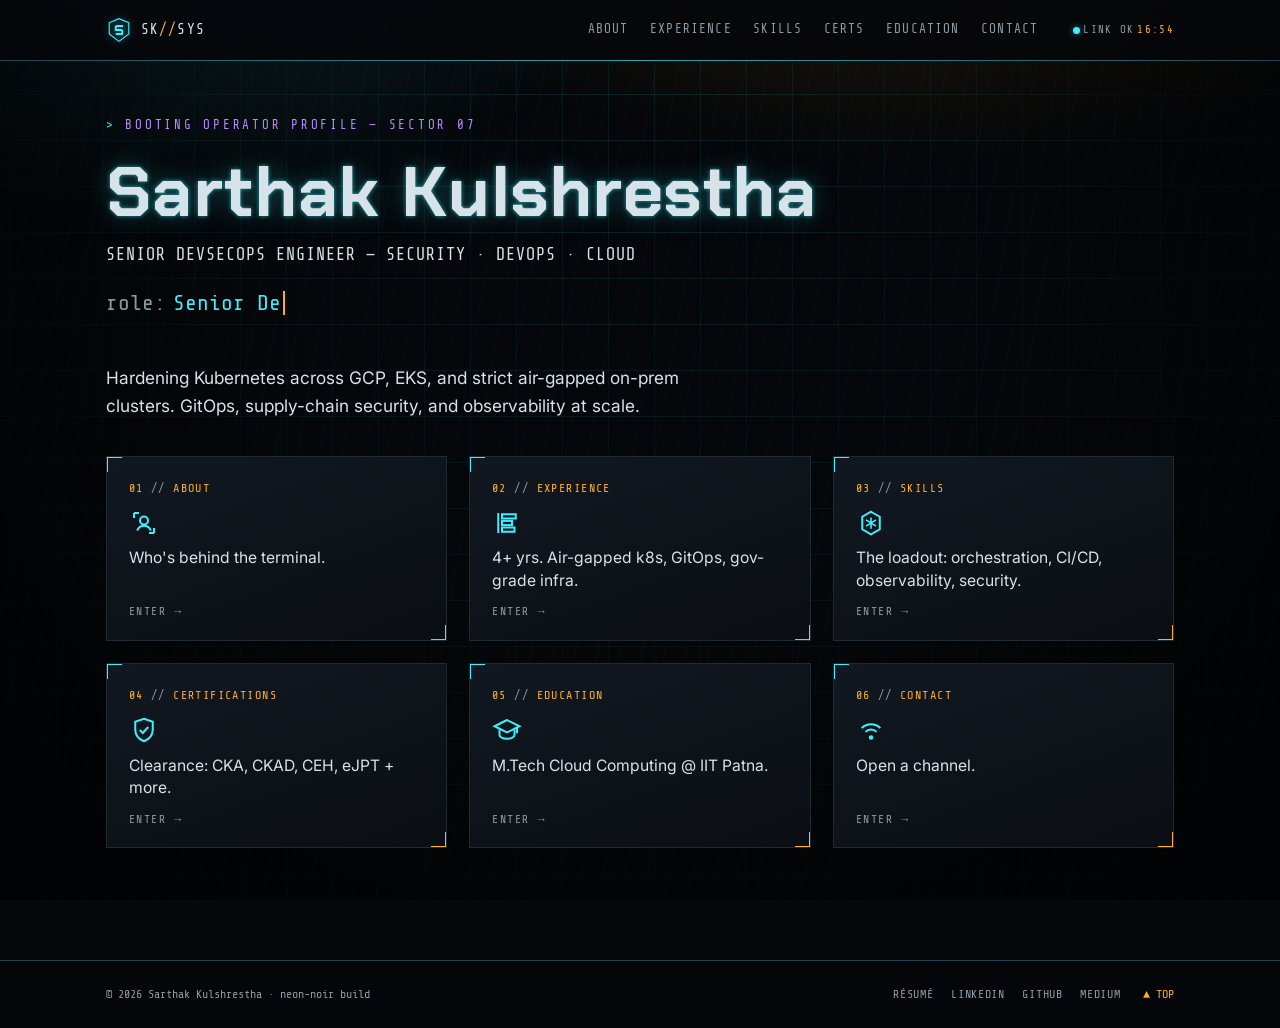
<file: index.html>
<!DOCTYPE html>
<html lang="en" class="no-js">
<head>
  <meta charset="UTF-8" />
  <meta name="viewport" content="width=device-width, initial-scale=1" />
  <meta name="color-scheme" content="dark" />
  <meta name="theme-color" content="#05070a" />

  <title>Sarthak Kulshrestha — Senior DevSecOps Engineer</title>
  <meta name="description" content="Sarthak Kulshrestha — Senior DevSecOps Engineer. Hardening Kubernetes across GCP, EKS, and air-gapped on-prem clusters; GitOps and supply-chain security." />
  <meta name="author" content="Sarthak Kulshrestha" />

  <link rel="canonical" href="https://sarthak044.github.io/my-portfolio/" />
  <meta property="og:type" content="website" />
  <meta property="og:site_name" content="Sarthak Kulshrestha" />
  <meta property="og:title" content="Sarthak Kulshrestha — Senior DevSecOps Engineer" />
  <meta property="og:description" content="HUD + neon-noir portfolio. Hardening Kubernetes across GCP, EKS, and strict air-gapped on-prem clusters." />
  <meta property="og:image" content="assets/img/og-image.png" />
  <meta property="og:image:width" content="1200" />
  <meta property="og:image:height" content="630" />
  <meta property="og:image:alt" content="Sarthak Kulshrestha — Senior DevSecOps Engineer" />
  <meta property="og:url" content="https://sarthak044.github.io/my-portfolio/" />
  <meta name="twitter:card" content="summary_large_image" />
  <meta name="twitter:title" content="Sarthak Kulshrestha — Senior DevSecOps Engineer" />
  <meta name="twitter:description" content="HUD + neon-noir portfolio. Air-gapped Kubernetes, GitOps, supply-chain security." />
  <meta name="twitter:image" content="assets/img/og-image.png" />
  <meta name="twitter:image:alt" content="Sarthak Kulshrestha — Senior DevSecOps Engineer" />

  <link rel="icon" href="assets/img/favicon.svg" type="image/svg+xml" />
  <link rel="apple-touch-icon" href="assets/img/favicon.svg" />

  <link rel="preconnect" href="https://fonts.googleapis.com" />
  <link rel="preconnect" href="https://fonts.gstatic.com" crossorigin />
  <link href="https://fonts.googleapis.com/css2?family=Chakra+Petch:wght@500;600;700&family=Inter:wght@400;500;600&family=Share+Tech+Mono&display=swap" rel="stylesheet" />

  <script>document.documentElement.classList.replace('no-js', 'js');</script>
  <link rel="stylesheet" href="assets/css/style.css" />

  <script type="application/ld+json">
  {
    "@context": "https://schema.org",
    "@type": "Person",
    "name": "Sarthak Kulshrestha",
    "jobTitle": "Senior DevSecOps Engineer",
    "description": "Senior DevSecOps Engineer with 4+ years architecting and securing high-availability infrastructure for mission-critical government projects, specializing in hardening Kubernetes across GCP, Amazon EKS, and strict air-gapped on-premise clusters.",
    "email": "mailto:sarthakkul044777@gmail.com",
    "url": "https://sarthak044.github.io/my-portfolio/",
    "address": {
      "@type": "PostalAddress",
      "addressLocality": "Noida",
      "addressRegion": "Uttar Pradesh",
      "addressCountry": "IN"
    },
    "knowsAbout": ["DevSecOps", "Kubernetes", "GitOps", "Cloud Security", "Supply-chain security", "Observability", "Air-gapped infrastructure"],
    "alumniOf": [
      { "@type": "CollegeOrUniversity", "name": "Indian Institute of Technology (IIT), Patna" },
      { "@type": "CollegeOrUniversity", "name": "JECRC University, Jaipur" }
    ],
    "worksFor": { "@type": "Organization", "name": "Corporate Infotech Pvt Ltd (CIPL)" },
    "sameAs": [
      "https://www.linkedin.com/in/sarthak-kul/",
      "https://github.com/Sarthak044",
      "https://medium.com/@shinobishuuz"
    ]
  }
  </script>
</head>
<body>
  <a class="skip-link" href="#main">Skip to content</a>

  <div class="ambient" aria-hidden="true">
    <div class="ambient-grid"></div>
    <div class="ambient-signal"></div>
    <div class="ambient-rain"></div>
    <div class="ambient-scan"></div>
    <div class="ambient-vignette"></div>
  </div>
  <div class="wipe" aria-hidden="true"></div>

  <header class="hud" id="top">
    <div class="hud-inner">
      <a class="sigil" href="index.html" aria-label="Sarthak Kulshrestha — hub">
        <svg class="sigil-mark" viewBox="0 0 32 32" aria-hidden="true" focusable="false">
          <path d="M4 7 L16 2 L28 7 L28 21 L16 30 L4 21 Z" fill="none" stroke="currentColor" stroke-width="1.4"/>
          <path d="M12 11 H21 M12 11 V16 H20 M12 21 H21 M20 16 V21" fill="none" stroke="currentColor" stroke-width="2.4"/>
        </svg>
        <span class="sigil-text">SK<b>//</b>SYS</span>
      </a>
      <button class="nav-toggle" type="button" aria-expanded="false" aria-controls="hud-nav" aria-label="Open menu">
        <span></span><span></span><span></span>
      </button>
      <nav id="hud-nav" class="hud-nav" aria-label="Primary">
        <ul>
          <li><a href="about.html">About</a></li>
          <li><a href="experience.html">Experience</a></li>
          <li><a href="skills.html">Skills</a></li>
          <li><a href="certifications.html">Certs</a></li>
          <li><a href="education.html">Education</a></li>
          <li><a href="contact.html">Contact</a></li>
        </ul>
      </nav>
      <p class="hud-readout" aria-hidden="true"><span class="hud-dot"></span> LINK OK <span class="hud-clock" data-clock>--:--</span></p>
    </div>
  </header>

  <main id="main">
    <section class="hero wrap" aria-labelledby="hub-title">
      <p class="hero-kicker"><span class="tick">&gt;</span> booting operator profile &mdash; sector 07</p>
      <h1 id="hub-title" data-decode>Sarthak Kulshrestha</h1>
      <p class="hero-headline">Senior DevSecOps Engineer &mdash; Security &middot; DevOps &middot; Cloud</p>
      <p class="hero-role">
        <span class="label">role:</span><span class="type-line" data-type='["Senior DevSecOps Engineer","Kubernetes &amp; GitOps Architect","Air-gapped Infrastructure Specialist","Cloud Security Engineer"]'>Senior DevSecOps Engineer</span>
      </p>
      <p class="hero-value">Hardening Kubernetes across GCP, EKS, and strict air-gapped on-prem clusters. GitOps, supply-chain security, and observability at scale.</p>
    </section>

    <nav class="portals wrap" aria-label="Sections">
      <a class="portal" href="about.html">
        <span class="portal-id">01 <b>//</b> ABOUT</span>
        <svg class="portal-glyph" viewBox="0 0 24 24" aria-hidden="true" focusable="false"><path d="M4 4h4M4 4v4M20 20h-4M20 20v-4" fill="none" stroke="currentColor" stroke-width="1.6"/><circle cx="12" cy="10" r="3.2" fill="none" stroke="currentColor" stroke-width="1.6"/><path d="M6.5 18c1.2-2.6 3.2-3.8 5.5-3.8s4.3 1.2 5.5 3.8" fill="none" stroke="currentColor" stroke-width="1.6"/></svg>
        <span class="portal-teaser">Who's behind the terminal.</span>
        <span class="portal-cta">ENTER &rarr;</span>
      </a>
      <a class="portal" href="experience.html">
        <span class="portal-id">02 <b>//</b> EXPERIENCE</span>
        <svg class="portal-glyph" viewBox="0 0 24 24" aria-hidden="true" focusable="false"><path d="M5 4v16" stroke="currentColor" stroke-width="1.6"/><rect x="8" y="5" width="11" height="3.4" fill="none" stroke="currentColor" stroke-width="1.6"/><rect x="8" y="10.3" width="8" height="3.4" fill="none" stroke="currentColor" stroke-width="1.6"/><rect x="8" y="15.6" width="10" height="3.4" fill="none" stroke="currentColor" stroke-width="1.6"/></svg>
        <span class="portal-teaser">4+ yrs. Air-gapped k8s, GitOps, gov-grade infra.</span>
        <span class="portal-cta">ENTER &rarr;</span>
      </a>
      <a class="portal" href="skills.html">
        <span class="portal-id">03 <b>//</b> SKILLS</span>
        <svg class="portal-glyph" viewBox="0 0 24 24" aria-hidden="true" focusable="false"><path d="M12 3l7 4v10l-7 4-7-4V7z" fill="none" stroke="currentColor" stroke-width="1.6"/><path d="M12 7.5v9M8 9.5l8 5M16 9.5l-8 5" stroke="currentColor" stroke-width="1.3"/></svg>
        <span class="portal-teaser">The loadout: orchestration, CI/CD, observability, security.</span>
        <span class="portal-cta">ENTER &rarr;</span>
      </a>
      <a class="portal" href="certifications.html">
        <span class="portal-id">04 <b>//</b> CERTIFICATIONS</span>
        <svg class="portal-glyph" viewBox="0 0 24 24" aria-hidden="true" focusable="false"><path d="M12 3l7 2.4v6.2c0 5-3 7.8-7 9.4-4-1.6-7-4.4-7-9.4V5.4z" fill="none" stroke="currentColor" stroke-width="1.6"/><path d="M8.6 12l2.4 2.4 4.4-4.8" fill="none" stroke="currentColor" stroke-width="1.6"/></svg>
        <span class="portal-teaser">Clearance: CKA, CKAD, CEH, eJPT + more.</span>
        <span class="portal-cta">ENTER &rarr;</span>
      </a>
      <a class="portal" href="education.html">
        <span class="portal-id">05 <b>//</b> EDUCATION</span>
        <svg class="portal-glyph" viewBox="0 0 24 24" aria-hidden="true" focusable="false"><path d="M12 4L2 9l10 5 10-5z" fill="none" stroke="currentColor" stroke-width="1.6"/><path d="M6 11.5V16c0 1.7 2.7 3 6 3s6-1.3 6-3v-4.5M20 9.5v5" stroke="currentColor" stroke-width="1.6" fill="none"/></svg>
        <span class="portal-teaser">M.Tech Cloud Computing @ IIT Patna.</span>
        <span class="portal-cta">ENTER &rarr;</span>
      </a>
      <a class="portal" href="contact.html">
        <span class="portal-id">06 <b>//</b> CONTACT</span>
        <svg class="portal-glyph" viewBox="0 0 24 24" aria-hidden="true" focusable="false"><circle cx="12" cy="18" r="1.8" fill="currentColor"/><path d="M7.5 13.5a6.4 6.4 0 019 0M4.5 10.5a10.6 10.6 0 0115 0" fill="none" stroke="currentColor" stroke-width="1.6"/></svg>
        <span class="portal-teaser">Open a channel.</span>
        <span class="portal-cta">ENTER &rarr;</span>
      </a>
    </nav>
  </main>

  <footer class="dock">
    <div class="dock-inner">
      <p class="dock-copy">&copy; <span data-year>2026</span> Sarthak Kulshrestha &middot; neon-noir build</p>
      <nav class="dock-links" aria-label="Profiles and résumé">
        <a href="assets/sarthak-kulshrestha-resume.pdf" download>Résumé</a>
        <a href="https://www.linkedin.com/in/sarthak-kul/" target="_blank" rel="noopener noreferrer">LinkedIn</a>
        <a href="https://github.com/Sarthak044" target="_blank" rel="noopener noreferrer">GitHub</a>
        <a href="https://medium.com/@shinobishuuz" target="_blank" rel="noopener noreferrer">Medium</a>
      </nav>
      <a class="dock-top" href="#top">&#9650; TOP</a>
    </div>
  </footer>

  <script src="assets/js/main.js" defer></script>
</body>
</html>
</file>
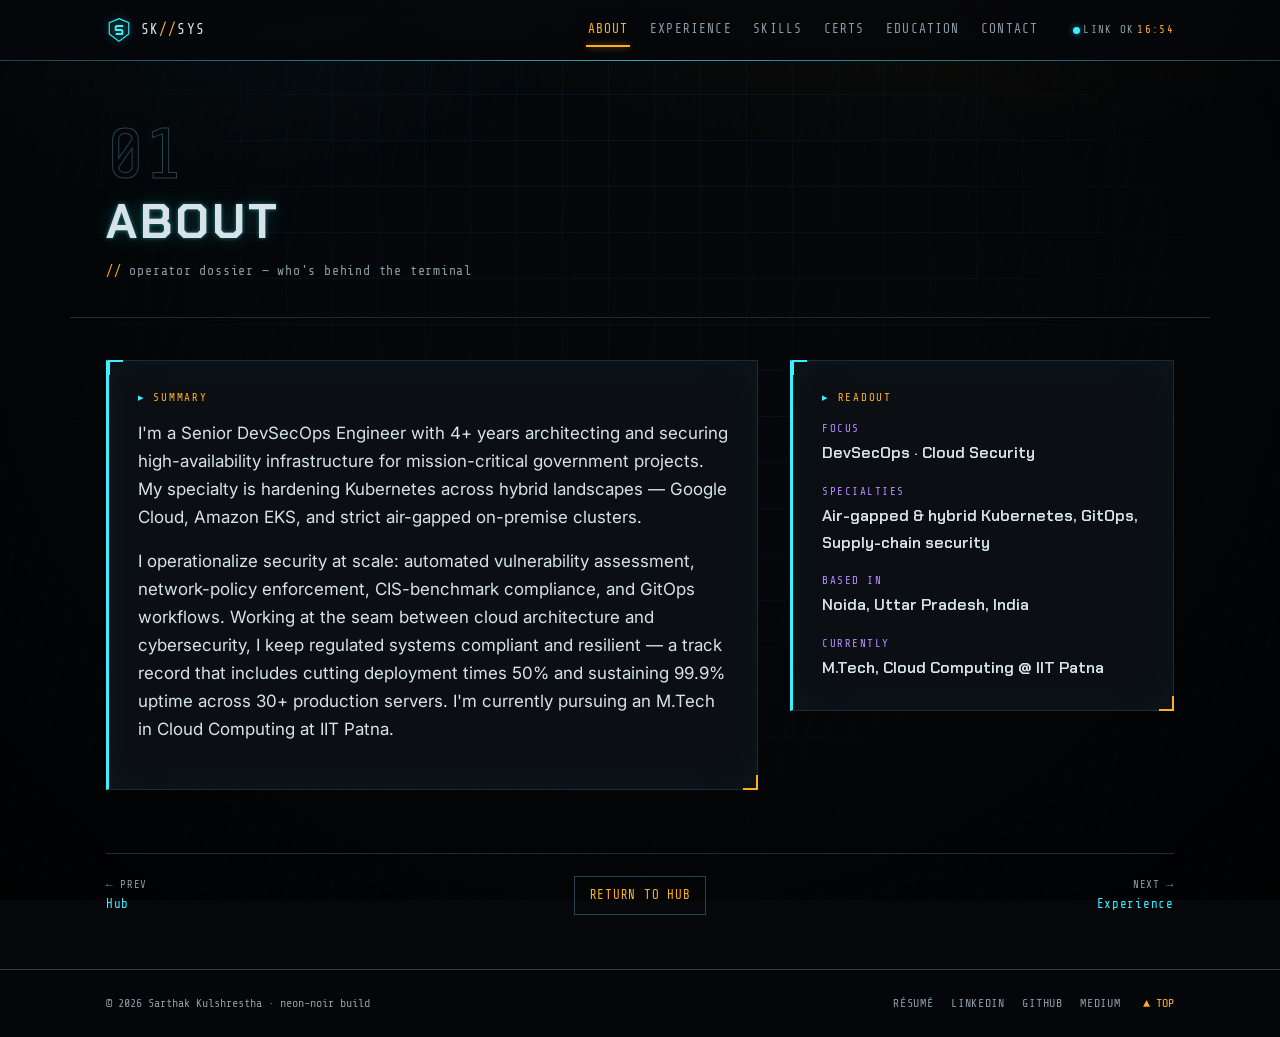
<file: about.html>
<!DOCTYPE html>
<html lang="en" class="no-js">
<head>
  <meta charset="UTF-8" />
  <meta name="viewport" content="width=device-width, initial-scale=1" />
  <meta name="color-scheme" content="dark" />
  <meta name="theme-color" content="#05070a" />

  <title>About — Sarthak Kulshrestha</title>
  <meta name="description" content="About Sarthak Kulshrestha — Senior DevSecOps Engineer, 4+ years securing infrastructure for government projects on GCP, EKS, and air-gapped Kubernetes." />
  <meta name="author" content="Sarthak Kulshrestha" />

  <link rel="canonical" href="https://sarthak044.github.io/my-portfolio/about.html" />
  <meta property="og:type" content="profile" />
  <meta property="og:site_name" content="Sarthak Kulshrestha" />
  <meta property="og:title" content="About — Sarthak Kulshrestha" />
  <meta property="og:description" content="Senior DevSecOps Engineer. Air-gapped &amp; hybrid Kubernetes, GitOps, supply-chain security." />
  <meta property="og:image" content="assets/img/og-image.png" />
  <meta property="og:image:width" content="1200" />
  <meta property="og:image:height" content="630" />
  <meta property="og:image:alt" content="Sarthak Kulshrestha — Senior DevSecOps Engineer" />
  <meta property="og:url" content="https://sarthak044.github.io/my-portfolio/about.html" />
  <meta name="twitter:card" content="summary_large_image" />
  <meta name="twitter:title" content="About — Sarthak Kulshrestha" />
  <meta name="twitter:description" content="Senior DevSecOps Engineer. Air-gapped &amp; hybrid Kubernetes, GitOps, supply-chain security." />
  <meta name="twitter:image" content="assets/img/og-image.png" />
  <meta name="twitter:image:alt" content="Sarthak Kulshrestha — Senior DevSecOps Engineer" />

  <link rel="icon" href="assets/img/favicon.svg" type="image/svg+xml" />
  <link rel="apple-touch-icon" href="assets/img/favicon.svg" />

  <link rel="preconnect" href="https://fonts.googleapis.com" />
  <link rel="preconnect" href="https://fonts.gstatic.com" crossorigin />
  <link href="https://fonts.googleapis.com/css2?family=Chakra+Petch:wght@500;600;700&family=Inter:wght@400;500;600&family=Share+Tech+Mono&display=swap" rel="stylesheet" />

  <script>document.documentElement.classList.replace('no-js', 'js');</script>
  <link rel="stylesheet" href="assets/css/style.css" />

  <script type="application/ld+json">
  {
    "@context": "https://schema.org",
    "@type": "Person",
    "name": "Sarthak Kulshrestha",
    "jobTitle": "Senior DevSecOps Engineer",
    "description": "Senior DevSecOps Engineer with 4+ years architecting and securing high-availability infrastructure for mission-critical government projects, specializing in hardening Kubernetes across GCP, Amazon EKS, and strict air-gapped on-premise clusters.",
    "email": "mailto:sarthakkul044777@gmail.com",
    "url": "https://sarthak044.github.io/my-portfolio/about.html",
    "address": { "@type": "PostalAddress", "addressLocality": "Noida", "addressRegion": "Uttar Pradesh", "addressCountry": "IN" },
    "alumniOf": [
      { "@type": "CollegeOrUniversity", "name": "Indian Institute of Technology (IIT), Patna" },
      { "@type": "CollegeOrUniversity", "name": "JECRC University, Jaipur" }
    ],
    "worksFor": { "@type": "Organization", "name": "Corporate Infotech Pvt Ltd (CIPL)" },
    "sameAs": [
      "https://www.linkedin.com/in/sarthak-kul/",
      "https://github.com/Sarthak044",
      "https://medium.com/@shinobishuuz"
    ]
  }
  </script>
</head>
<body>
  <a class="skip-link" href="#main">Skip to content</a>

  <div class="ambient ambient--dim" aria-hidden="true">
    <div class="ambient-grid"></div>
    <div class="ambient-signal"></div>
    <div class="ambient-rain"></div>
    <div class="ambient-scan"></div>
    <div class="ambient-vignette"></div>
  </div>
  <div class="wipe" aria-hidden="true"></div>

  <header class="hud" id="top">
    <div class="hud-inner">
      <a class="sigil" href="index.html" aria-label="Sarthak Kulshrestha — hub">
        <svg class="sigil-mark" viewBox="0 0 32 32" aria-hidden="true" focusable="false">
          <path d="M4 7 L16 2 L28 7 L28 21 L16 30 L4 21 Z" fill="none" stroke="currentColor" stroke-width="1.4"/>
          <path d="M12 11 H21 M12 11 V16 H20 M12 21 H21 M20 16 V21" fill="none" stroke="currentColor" stroke-width="2.4"/>
        </svg>
        <span class="sigil-text">SK<b>//</b>SYS</span>
      </a>
      <button class="nav-toggle" type="button" aria-expanded="false" aria-controls="hud-nav" aria-label="Open menu">
        <span></span><span></span><span></span>
      </button>
      <nav id="hud-nav" class="hud-nav" aria-label="Primary">
        <ul>
          <li><a href="about.html" aria-current="page">About</a></li>
          <li><a href="experience.html">Experience</a></li>
          <li><a href="skills.html">Skills</a></li>
          <li><a href="certifications.html">Certs</a></li>
          <li><a href="education.html">Education</a></li>
          <li><a href="contact.html">Contact</a></li>
        </ul>
      </nav>
      <p class="hud-readout" aria-hidden="true"><span class="hud-dot"></span> LINK OK <span class="hud-clock" data-clock>--:--</span></p>
    </div>
  </header>

  <main id="main">
    <header class="page-head wrap">
      <p class="ph-num" aria-hidden="true">01</p>
      <h1 data-decode>About</h1>
      <p class="ph-sub">operator dossier &mdash; who's behind the terminal</p>
    </header>

    <div class="wrap">
      <div class="about-layout">
        <article class="about-prose panel">
          <p class="panel__tag">summary</p>
          <p>I'm a Senior DevSecOps Engineer with 4+ years architecting and securing high-availability infrastructure for mission-critical government projects. My specialty is hardening Kubernetes across hybrid landscapes &mdash; Google Cloud, Amazon EKS, and strict air-gapped on-premise clusters.</p>
          <p>I operationalize security at scale: automated vulnerability assessment, network-policy enforcement, CIS-benchmark compliance, and GitOps workflows. Working at the seam between cloud architecture and cybersecurity, I keep regulated systems compliant and resilient &mdash; a track record that includes cutting deployment times 50% and sustaining 99.9% uptime across 30+ production servers. I'm currently pursuing an M.Tech in Cloud Computing at IIT Patna.</p>
        </article>
        <aside class="facts panel" aria-label="Quick facts">
          <p class="panel__tag">readout</p>
          <dl>
            <div><dt>Focus</dt><dd>DevSecOps &middot; Cloud Security</dd></div>
            <div><dt>Specialties</dt><dd>Air-gapped &amp; hybrid Kubernetes, GitOps, Supply-chain security</dd></div>
            <div><dt>Based in</dt><dd>Noida, Uttar Pradesh, India</dd></div>
            <div><dt>Currently</dt><dd>M.Tech, Cloud Computing @ IIT Patna</dd></div>
          </dl>
        </aside>
      </div>

      <nav class="pager" aria-label="Section navigation">
        <a class="pager-prev" href="index.html"><span>&larr; PREV</span><b>Hub</b></a>
        <a class="pager-hub" href="index.html">Return to hub</a>
        <a class="pager-next" href="experience.html"><span>NEXT &rarr;</span><b>Experience</b></a>
      </nav>
    </div>
  </main>

  <footer class="dock">
    <div class="dock-inner">
      <p class="dock-copy">&copy; <span data-year>2026</span> Sarthak Kulshrestha &middot; neon-noir build</p>
      <nav class="dock-links" aria-label="Profiles and résumé">
        <a href="assets/sarthak-kulshrestha-resume.pdf" download>Résumé</a>
        <a href="https://www.linkedin.com/in/sarthak-kul/" target="_blank" rel="noopener noreferrer">LinkedIn</a>
        <a href="https://github.com/Sarthak044" target="_blank" rel="noopener noreferrer">GitHub</a>
        <a href="https://medium.com/@shinobishuuz" target="_blank" rel="noopener noreferrer">Medium</a>
      </nav>
      <a class="dock-top" href="#top">&#9650; TOP</a>
    </div>
  </footer>

  <script src="assets/js/main.js" defer></script>
</body>
</html>
</file>
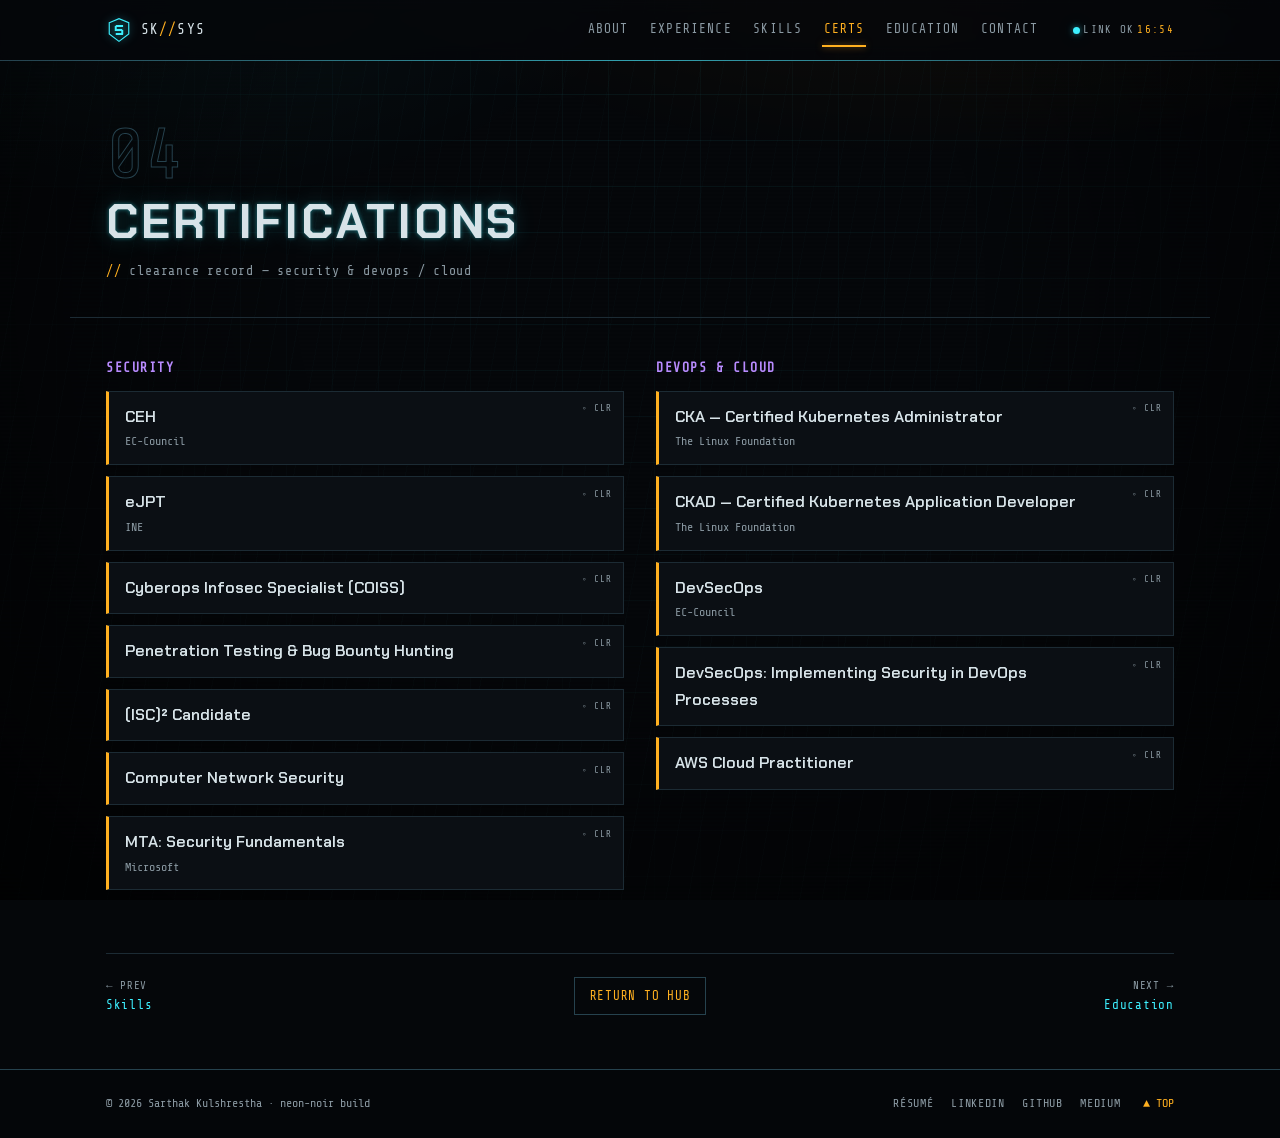
<file: certifications.html>
<!DOCTYPE html>
<html lang="en" class="no-js">
<head>
  <meta charset="UTF-8" />
  <meta name="viewport" content="width=device-width, initial-scale=1" />
  <meta name="color-scheme" content="dark" />
  <meta name="theme-color" content="#05070a" />

  <title>Certifications — Sarthak Kulshrestha</title>
  <meta name="description" content="Sarthak Kulshrestha's certifications: CKA, CKAD, CEH, eJPT, DevSecOps, AWS Cloud Practitioner and more across security and DevOps &amp; cloud." />
  <meta name="author" content="Sarthak Kulshrestha" />

  <link rel="canonical" href="https://sarthak044.github.io/my-portfolio/certifications.html" />
  <meta property="og:type" content="website" />
  <meta property="og:site_name" content="Sarthak Kulshrestha" />
  <meta property="og:title" content="Certifications — Sarthak Kulshrestha" />
  <meta property="og:description" content="Clearance: CKA, CKAD, CEH, eJPT, DevSecOps, AWS Cloud Practitioner and more." />
  <meta property="og:image" content="assets/img/og-image.png" />
  <meta property="og:image:width" content="1200" />
  <meta property="og:image:height" content="630" />
  <meta property="og:image:alt" content="Sarthak Kulshrestha — Senior DevSecOps Engineer" />
  <meta property="og:url" content="https://sarthak044.github.io/my-portfolio/certifications.html" />
  <meta name="twitter:card" content="summary_large_image" />
  <meta name="twitter:title" content="Certifications — Sarthak Kulshrestha" />
  <meta name="twitter:description" content="Clearance: CKA, CKAD, CEH, eJPT, DevSecOps, AWS Cloud Practitioner and more." />
  <meta name="twitter:image" content="assets/img/og-image.png" />
  <meta name="twitter:image:alt" content="Sarthak Kulshrestha — Senior DevSecOps Engineer" />

  <link rel="icon" href="assets/img/favicon.svg" type="image/svg+xml" />
  <link rel="apple-touch-icon" href="assets/img/favicon.svg" />

  <link rel="preconnect" href="https://fonts.googleapis.com" />
  <link rel="preconnect" href="https://fonts.gstatic.com" crossorigin />
  <link href="https://fonts.googleapis.com/css2?family=Chakra+Petch:wght@500;600;700&family=Inter:wght@400;500;600&family=Share+Tech+Mono&display=swap" rel="stylesheet" />

  <script>document.documentElement.classList.replace('no-js', 'js');</script>
  <link rel="stylesheet" href="assets/css/style.css" />
</head>
<body>
  <a class="skip-link" href="#main">Skip to content</a>

  <div class="ambient ambient--dim" aria-hidden="true">
    <div class="ambient-grid"></div>
    <div class="ambient-signal"></div>
    <div class="ambient-rain"></div>
    <div class="ambient-scan"></div>
    <div class="ambient-vignette"></div>
  </div>
  <div class="wipe" aria-hidden="true"></div>

  <header class="hud" id="top">
    <div class="hud-inner">
      <a class="sigil" href="index.html" aria-label="Sarthak Kulshrestha — hub">
        <svg class="sigil-mark" viewBox="0 0 32 32" aria-hidden="true" focusable="false">
          <path d="M4 7 L16 2 L28 7 L28 21 L16 30 L4 21 Z" fill="none" stroke="currentColor" stroke-width="1.4"/>
          <path d="M12 11 H21 M12 11 V16 H20 M12 21 H21 M20 16 V21" fill="none" stroke="currentColor" stroke-width="2.4"/>
        </svg>
        <span class="sigil-text">SK<b>//</b>SYS</span>
      </a>
      <button class="nav-toggle" type="button" aria-expanded="false" aria-controls="hud-nav" aria-label="Open menu">
        <span></span><span></span><span></span>
      </button>
      <nav id="hud-nav" class="hud-nav" aria-label="Primary">
        <ul>
          <li><a href="about.html">About</a></li>
          <li><a href="experience.html">Experience</a></li>
          <li><a href="skills.html">Skills</a></li>
          <li><a href="certifications.html" aria-current="page">Certs</a></li>
          <li><a href="education.html">Education</a></li>
          <li><a href="contact.html">Contact</a></li>
        </ul>
      </nav>
      <p class="hud-readout" aria-hidden="true"><span class="hud-dot"></span> LINK OK <span class="hud-clock" data-clock>--:--</span></p>
    </div>
  </header>

  <main id="main">
    <header class="page-head wrap">
      <p class="ph-num" aria-hidden="true">04</p>
      <h1 data-decode>Certifications</h1>
      <p class="ph-sub">clearance record &mdash; security &amp; devops / cloud</p>
    </header>

    <div class="wrap">
      <div class="cert-cols">
        <section class="cert-col">
          <h2>Security</h2>
          <ul class="clearance">
            <li><span class="c-name">CEH</span><span class="c-issuer">EC-Council</span></li>
            <li><span class="c-name">eJPT</span><span class="c-issuer">INE</span></li>
            <li><span class="c-name">Cyberops Infosec Specialist (COISS)</span></li>
            <li><span class="c-name">Penetration Testing &amp; Bug Bounty Hunting</span></li>
            <li><span class="c-name">(ISC)&sup2; Candidate</span></li>
            <li><span class="c-name">Computer Network Security</span></li>
            <li><span class="c-name">MTA: Security Fundamentals</span><span class="c-issuer">Microsoft</span></li>
          </ul>
        </section>
        <section class="cert-col">
          <h2>DevOps &amp; Cloud</h2>
          <ul class="clearance">
            <li><span class="c-name">CKA &mdash; Certified Kubernetes Administrator</span><span class="c-issuer">The Linux Foundation</span></li>
            <li><span class="c-name">CKAD &mdash; Certified Kubernetes Application Developer</span><span class="c-issuer">The Linux Foundation</span></li>
            <li><span class="c-name">DevSecOps</span><span class="c-issuer">EC-Council</span></li>
            <li><span class="c-name">DevSecOps: Implementing Security in DevOps Processes</span></li>
            <li><span class="c-name">AWS Cloud Practitioner</span></li>
          </ul>
        </section>
      </div>

      <nav class="pager" aria-label="Section navigation">
        <a class="pager-prev" href="skills.html"><span>&larr; PREV</span><b>Skills</b></a>
        <a class="pager-hub" href="index.html">Return to hub</a>
        <a class="pager-next" href="education.html"><span>NEXT &rarr;</span><b>Education</b></a>
      </nav>
    </div>
  </main>

  <footer class="dock">
    <div class="dock-inner">
      <p class="dock-copy">&copy; <span data-year>2026</span> Sarthak Kulshrestha &middot; neon-noir build</p>
      <nav class="dock-links" aria-label="Profiles and résumé">
        <a href="assets/sarthak-kulshrestha-resume.pdf" download>Résumé</a>
        <a href="https://www.linkedin.com/in/sarthak-kul/" target="_blank" rel="noopener noreferrer">LinkedIn</a>
        <a href="https://github.com/Sarthak044" target="_blank" rel="noopener noreferrer">GitHub</a>
        <a href="https://medium.com/@shinobishuuz" target="_blank" rel="noopener noreferrer">Medium</a>
      </nav>
      <a class="dock-top" href="#top">&#9650; TOP</a>
    </div>
  </footer>

  <script src="assets/js/main.js" defer></script>
</body>
</html>
</file>
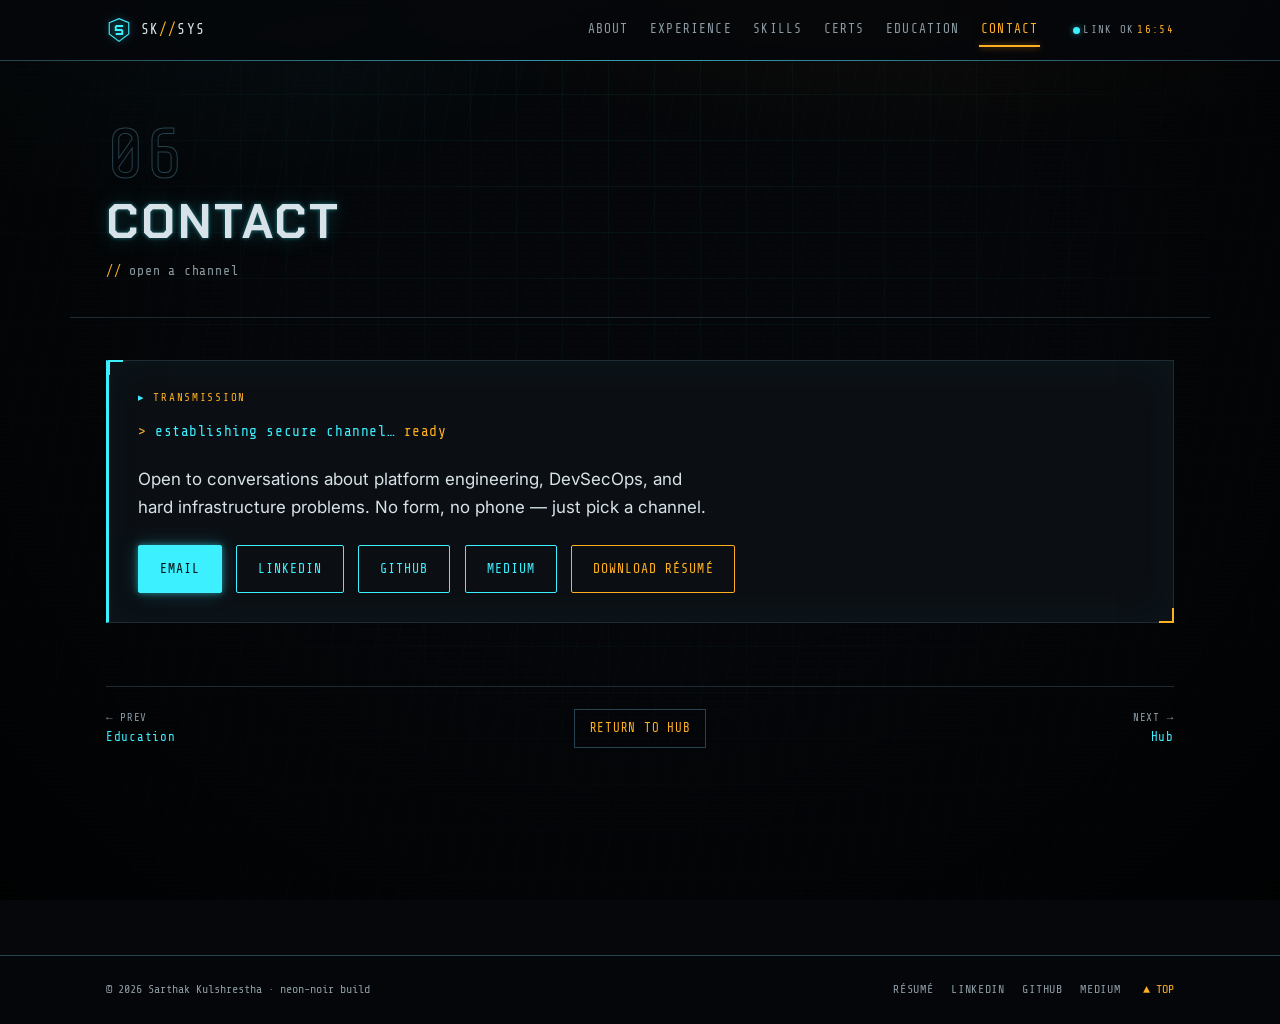
<file: contact.html>
<!DOCTYPE html>
<html lang="en" class="no-js">
<head>
  <meta charset="UTF-8" />
  <meta name="viewport" content="width=device-width, initial-scale=1" />
  <meta name="color-scheme" content="dark" />
  <meta name="theme-color" content="#05070a" />

  <title>Contact — Sarthak Kulshrestha</title>
  <meta name="description" content="Contact Sarthak Kulshrestha — email, LinkedIn, GitHub, Medium, and résumé download. Open to platform engineering and DevSecOps conversations." />
  <meta name="author" content="Sarthak Kulshrestha" />

  <link rel="canonical" href="https://sarthak044.github.io/my-portfolio/contact.html" />
  <meta property="og:type" content="website" />
  <meta property="og:site_name" content="Sarthak Kulshrestha" />
  <meta property="og:title" content="Contact — Sarthak Kulshrestha" />
  <meta property="og:description" content="Open a channel — email, LinkedIn, GitHub, Medium, résumé." />
  <meta property="og:image" content="assets/img/og-image.png" />
  <meta property="og:image:width" content="1200" />
  <meta property="og:image:height" content="630" />
  <meta property="og:image:alt" content="Sarthak Kulshrestha — Senior DevSecOps Engineer" />
  <meta property="og:url" content="https://sarthak044.github.io/my-portfolio/contact.html" />
  <meta name="twitter:card" content="summary_large_image" />
  <meta name="twitter:title" content="Contact — Sarthak Kulshrestha" />
  <meta name="twitter:description" content="Open a channel — email, LinkedIn, GitHub, Medium, résumé." />
  <meta name="twitter:image" content="assets/img/og-image.png" />
  <meta name="twitter:image:alt" content="Sarthak Kulshrestha — Senior DevSecOps Engineer" />

  <link rel="icon" href="assets/img/favicon.svg" type="image/svg+xml" />
  <link rel="apple-touch-icon" href="assets/img/favicon.svg" />

  <link rel="preconnect" href="https://fonts.googleapis.com" />
  <link rel="preconnect" href="https://fonts.gstatic.com" crossorigin />
  <link href="https://fonts.googleapis.com/css2?family=Chakra+Petch:wght@500;600;700&family=Inter:wght@400;500;600&family=Share+Tech+Mono&display=swap" rel="stylesheet" />

  <script>document.documentElement.classList.replace('no-js', 'js');</script>
  <link rel="stylesheet" href="assets/css/style.css" />

  <script type="application/ld+json">
  {
    "@context": "https://schema.org",
    "@type": "Person",
    "name": "Sarthak Kulshrestha",
    "jobTitle": "Senior DevSecOps Engineer",
    "email": "mailto:sarthakkul044777@gmail.com",
    "url": "https://sarthak044.github.io/my-portfolio/contact.html",
    "address": { "@type": "PostalAddress", "addressLocality": "Noida", "addressRegion": "Uttar Pradesh", "addressCountry": "IN" },
    "alumniOf": [
      { "@type": "CollegeOrUniversity", "name": "Indian Institute of Technology (IIT), Patna" },
      { "@type": "CollegeOrUniversity", "name": "JECRC University, Jaipur" }
    ],
    "worksFor": { "@type": "Organization", "name": "Corporate Infotech Pvt Ltd (CIPL)" },
    "sameAs": [
      "https://www.linkedin.com/in/sarthak-kul/",
      "https://github.com/Sarthak044",
      "https://medium.com/@shinobishuuz"
    ]
  }
  </script>
</head>
<body>
  <a class="skip-link" href="#main">Skip to content</a>

  <div class="ambient ambient--dim" aria-hidden="true">
    <div class="ambient-grid"></div>
    <div class="ambient-signal"></div>
    <div class="ambient-rain"></div>
    <div class="ambient-scan"></div>
    <div class="ambient-vignette"></div>
  </div>
  <div class="wipe" aria-hidden="true"></div>

  <header class="hud" id="top">
    <div class="hud-inner">
      <a class="sigil" href="index.html" aria-label="Sarthak Kulshrestha — hub">
        <svg class="sigil-mark" viewBox="0 0 32 32" aria-hidden="true" focusable="false">
          <path d="M4 7 L16 2 L28 7 L28 21 L16 30 L4 21 Z" fill="none" stroke="currentColor" stroke-width="1.4"/>
          <path d="M12 11 H21 M12 11 V16 H20 M12 21 H21 M20 16 V21" fill="none" stroke="currentColor" stroke-width="2.4"/>
        </svg>
        <span class="sigil-text">SK<b>//</b>SYS</span>
      </a>
      <button class="nav-toggle" type="button" aria-expanded="false" aria-controls="hud-nav" aria-label="Open menu">
        <span></span><span></span><span></span>
      </button>
      <nav id="hud-nav" class="hud-nav" aria-label="Primary">
        <ul>
          <li><a href="about.html">About</a></li>
          <li><a href="experience.html">Experience</a></li>
          <li><a href="skills.html">Skills</a></li>
          <li><a href="certifications.html">Certs</a></li>
          <li><a href="education.html">Education</a></li>
          <li><a href="contact.html" aria-current="page">Contact</a></li>
        </ul>
      </nav>
      <p class="hud-readout" aria-hidden="true"><span class="hud-dot"></span> LINK OK <span class="hud-clock" data-clock>--:--</span></p>
    </div>
  </header>

  <main id="main">
    <header class="page-head wrap">
      <p class="ph-num" aria-hidden="true">06</p>
      <h1 data-decode>Contact</h1>
      <p class="ph-sub">open a channel</p>
    </header>

    <div class="wrap">
      <section class="panel">
        <p class="panel__tag">transmission</p>
        <p class="transmission"><span class="blip">&gt;</span> establishing secure channel&hellip; <span class="blip">ready</span></p>
        <p class="contact-lead">Open to conversations about platform engineering, DevSecOps, and hard infrastructure problems. No form, no phone &mdash; just pick a channel.</p>
        <div class="channels">
          <a class="btn btn--primary" href="mailto:sarthakkul044777@gmail.com">Email</a>
          <a class="btn" href="https://www.linkedin.com/in/sarthak-kul/" target="_blank" rel="noopener noreferrer">LinkedIn</a>
          <a class="btn" href="https://github.com/Sarthak044" target="_blank" rel="noopener noreferrer">GitHub</a>
          <a class="btn" href="https://medium.com/@shinobishuuz" target="_blank" rel="noopener noreferrer">Medium</a>
          <a class="btn btn--amber" href="assets/sarthak-kulshrestha-resume.pdf" download>Download Résumé</a>
        </div>
      </section>

      <nav class="pager" aria-label="Section navigation">
        <a class="pager-prev" href="education.html"><span>&larr; PREV</span><b>Education</b></a>
        <a class="pager-hub" href="index.html">Return to hub</a>
        <a class="pager-next" href="index.html"><span>NEXT &rarr;</span><b>Hub</b></a>
      </nav>
    </div>
  </main>

  <footer class="dock">
    <div class="dock-inner">
      <p class="dock-copy">&copy; <span data-year>2026</span> Sarthak Kulshrestha &middot; neon-noir build</p>
      <nav class="dock-links" aria-label="Profiles and résumé">
        <a href="assets/sarthak-kulshrestha-resume.pdf" download>Résumé</a>
        <a href="https://www.linkedin.com/in/sarthak-kul/" target="_blank" rel="noopener noreferrer">LinkedIn</a>
        <a href="https://github.com/Sarthak044" target="_blank" rel="noopener noreferrer">GitHub</a>
        <a href="https://medium.com/@shinobishuuz" target="_blank" rel="noopener noreferrer">Medium</a>
      </nav>
      <a class="dock-top" href="#top">&#9650; TOP</a>
    </div>
  </footer>

  <script src="assets/js/main.js" defer></script>
</body>
</html>
</file>
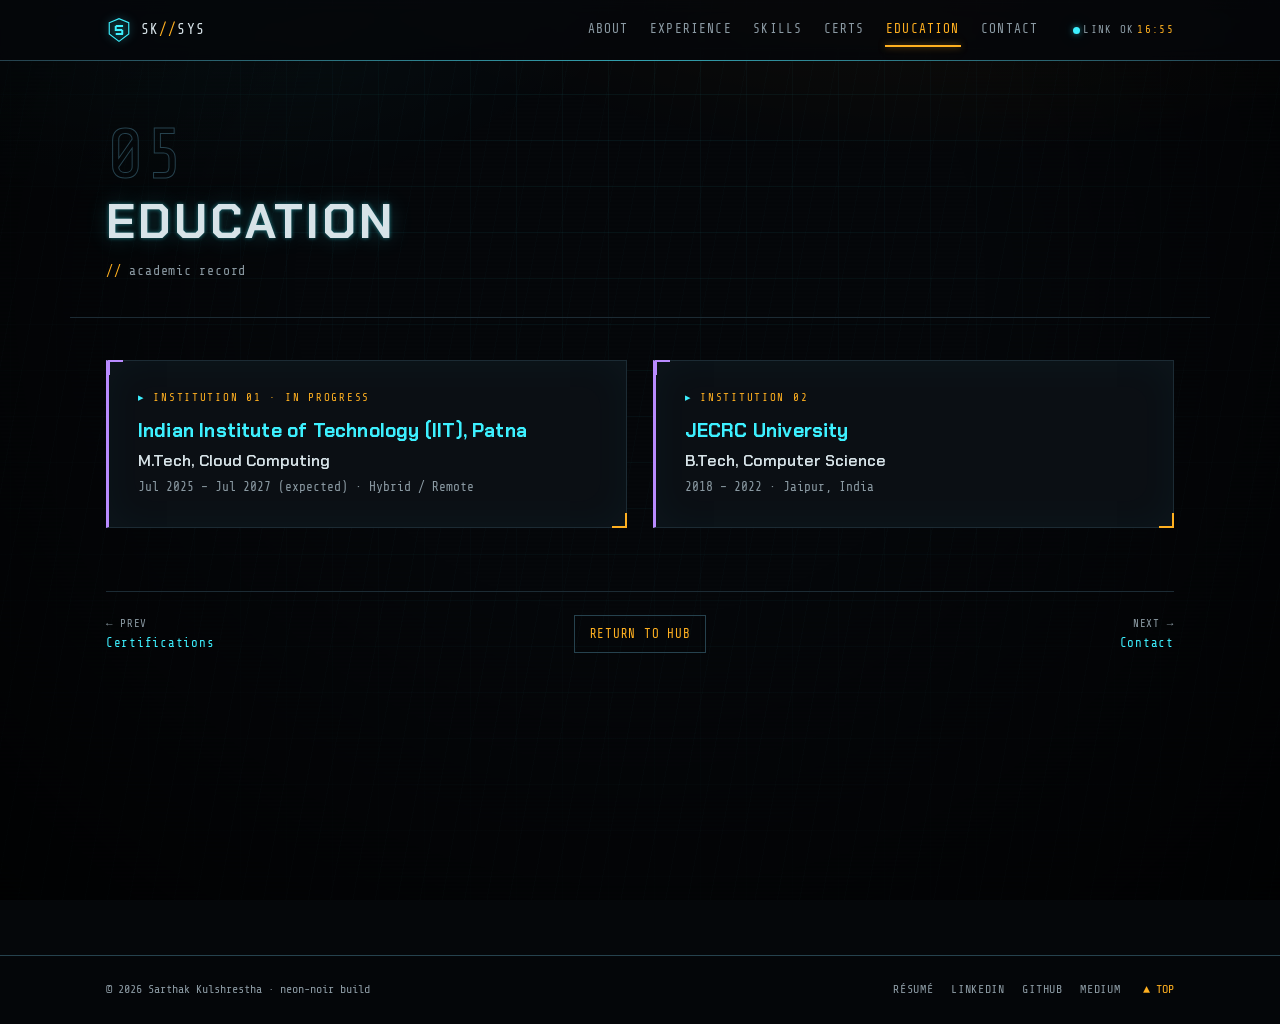
<file: education.html>
<!DOCTYPE html>
<html lang="en" class="no-js">
<head>
  <meta charset="UTF-8" />
  <meta name="viewport" content="width=device-width, initial-scale=1" />
  <meta name="color-scheme" content="dark" />
  <meta name="theme-color" content="#05070a" />

  <title>Education — Sarthak Kulshrestha</title>
  <meta name="description" content="Sarthak Kulshrestha's education: M.Tech in Cloud Computing at IIT Patna (2025–2027, expected) and B.Tech in Computer Science at JECRC University, Jaipur (2018–2022)." />
  <meta name="author" content="Sarthak Kulshrestha" />

  <link rel="canonical" href="https://sarthak044.github.io/my-portfolio/education.html" />
  <meta property="og:type" content="website" />
  <meta property="og:site_name" content="Sarthak Kulshrestha" />
  <meta property="og:title" content="Education — Sarthak Kulshrestha" />
  <meta property="og:description" content="M.Tech Cloud Computing @ IIT Patna; B.Tech Computer Science @ JECRC University." />
  <meta property="og:image" content="assets/img/og-image.png" />
  <meta property="og:image:width" content="1200" />
  <meta property="og:image:height" content="630" />
  <meta property="og:image:alt" content="Sarthak Kulshrestha — Senior DevSecOps Engineer" />
  <meta property="og:url" content="https://sarthak044.github.io/my-portfolio/education.html" />
  <meta name="twitter:card" content="summary_large_image" />
  <meta name="twitter:title" content="Education — Sarthak Kulshrestha" />
  <meta name="twitter:description" content="M.Tech Cloud Computing @ IIT Patna; B.Tech Computer Science @ JECRC University." />
  <meta name="twitter:image" content="assets/img/og-image.png" />
  <meta name="twitter:image:alt" content="Sarthak Kulshrestha — Senior DevSecOps Engineer" />

  <link rel="icon" href="assets/img/favicon.svg" type="image/svg+xml" />
  <link rel="apple-touch-icon" href="assets/img/favicon.svg" />

  <link rel="preconnect" href="https://fonts.googleapis.com" />
  <link rel="preconnect" href="https://fonts.gstatic.com" crossorigin />
  <link href="https://fonts.googleapis.com/css2?family=Chakra+Petch:wght@500;600;700&family=Inter:wght@400;500;600&family=Share+Tech+Mono&display=swap" rel="stylesheet" />

  <script>document.documentElement.classList.replace('no-js', 'js');</script>
  <link rel="stylesheet" href="assets/css/style.css" />
</head>
<body>
  <a class="skip-link" href="#main">Skip to content</a>

  <div class="ambient ambient--dim" aria-hidden="true">
    <div class="ambient-grid"></div>
    <div class="ambient-signal"></div>
    <div class="ambient-rain"></div>
    <div class="ambient-scan"></div>
    <div class="ambient-vignette"></div>
  </div>
  <div class="wipe" aria-hidden="true"></div>

  <header class="hud" id="top">
    <div class="hud-inner">
      <a class="sigil" href="index.html" aria-label="Sarthak Kulshrestha — hub">
        <svg class="sigil-mark" viewBox="0 0 32 32" aria-hidden="true" focusable="false">
          <path d="M4 7 L16 2 L28 7 L28 21 L16 30 L4 21 Z" fill="none" stroke="currentColor" stroke-width="1.4"/>
          <path d="M12 11 H21 M12 11 V16 H20 M12 21 H21 M20 16 V21" fill="none" stroke="currentColor" stroke-width="2.4"/>
        </svg>
        <span class="sigil-text">SK<b>//</b>SYS</span>
      </a>
      <button class="nav-toggle" type="button" aria-expanded="false" aria-controls="hud-nav" aria-label="Open menu">
        <span></span><span></span><span></span>
      </button>
      <nav id="hud-nav" class="hud-nav" aria-label="Primary">
        <ul>
          <li><a href="about.html">About</a></li>
          <li><a href="experience.html">Experience</a></li>
          <li><a href="skills.html">Skills</a></li>
          <li><a href="certifications.html">Certs</a></li>
          <li><a href="education.html" aria-current="page">Education</a></li>
          <li><a href="contact.html">Contact</a></li>
        </ul>
      </nav>
      <p class="hud-readout" aria-hidden="true"><span class="hud-dot"></span> LINK OK <span class="hud-clock" data-clock>--:--</span></p>
    </div>
  </header>

  <main id="main">
    <header class="page-head wrap">
      <p class="ph-num" aria-hidden="true">05</p>
      <h1 data-decode>Education</h1>
      <p class="ph-sub">academic record</p>
    </header>

    <div class="wrap">
      <div class="edu-grid">
        <section class="panel">
          <p class="panel__tag">institution 01 &middot; in progress</p>
          <h2 class="edu-school">Indian Institute of Technology (IIT), Patna</h2>
          <p class="edu-degree">M.Tech, Cloud Computing</p>
          <p class="edu-meta"><time datetime="2025-07">Jul 2025</time> &ndash; <time datetime="2027-07">Jul 2027</time> (expected) &middot; Hybrid / Remote</p>
        </section>
        <section class="panel">
          <p class="panel__tag">institution 02</p>
          <h2 class="edu-school">JECRC University</h2>
          <p class="edu-degree">B.Tech, Computer Science</p>
          <p class="edu-meta"><time datetime="2018">2018</time> &ndash; <time datetime="2022">2022</time> &middot; Jaipur, India</p>
        </section>
      </div>

      <nav class="pager" aria-label="Section navigation">
        <a class="pager-prev" href="certifications.html"><span>&larr; PREV</span><b>Certifications</b></a>
        <a class="pager-hub" href="index.html">Return to hub</a>
        <a class="pager-next" href="contact.html"><span>NEXT &rarr;</span><b>Contact</b></a>
      </nav>
    </div>
  </main>

  <footer class="dock">
    <div class="dock-inner">
      <p class="dock-copy">&copy; <span data-year>2026</span> Sarthak Kulshrestha &middot; neon-noir build</p>
      <nav class="dock-links" aria-label="Profiles and résumé">
        <a href="assets/sarthak-kulshrestha-resume.pdf" download>Résumé</a>
        <a href="https://www.linkedin.com/in/sarthak-kul/" target="_blank" rel="noopener noreferrer">LinkedIn</a>
        <a href="https://github.com/Sarthak044" target="_blank" rel="noopener noreferrer">GitHub</a>
        <a href="https://medium.com/@shinobishuuz" target="_blank" rel="noopener noreferrer">Medium</a>
      </nav>
      <a class="dock-top" href="#top">&#9650; TOP</a>
    </div>
  </footer>

  <script src="assets/js/main.js" defer></script>
</body>
</html>
</file>
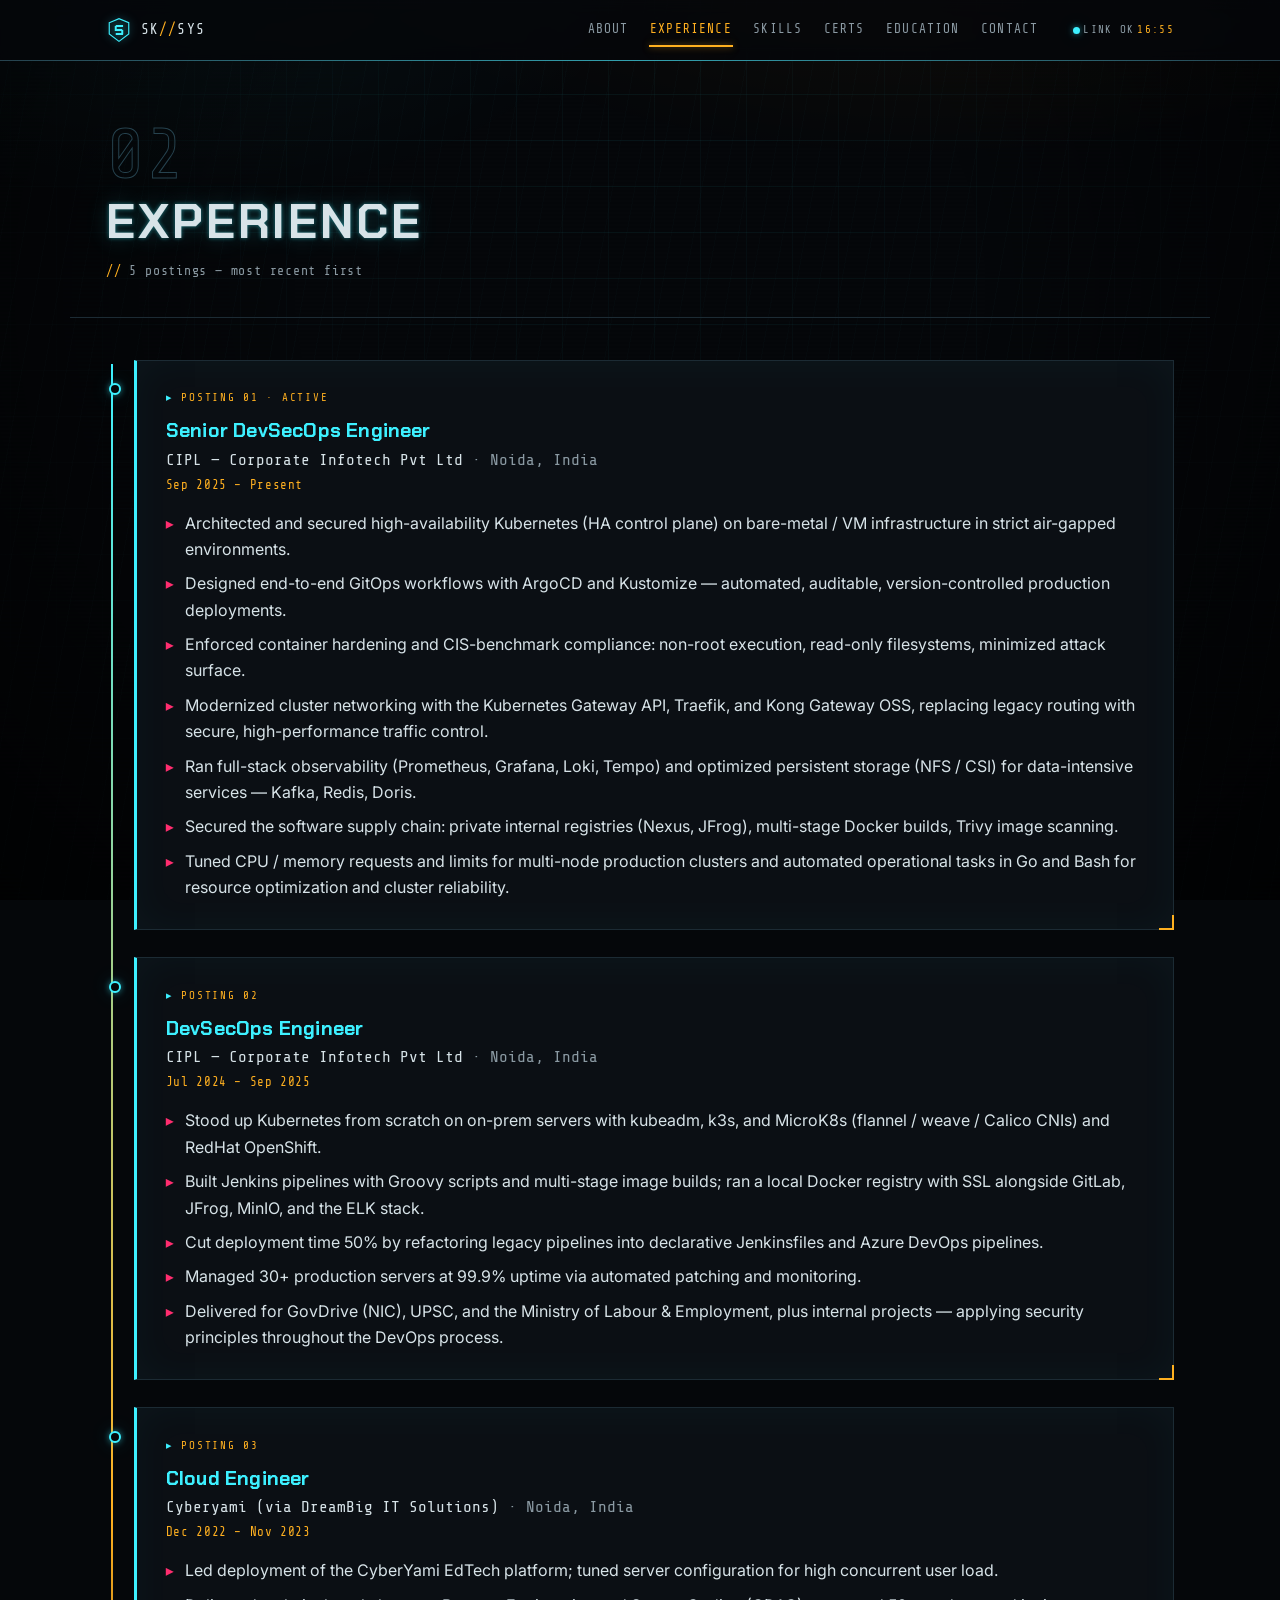
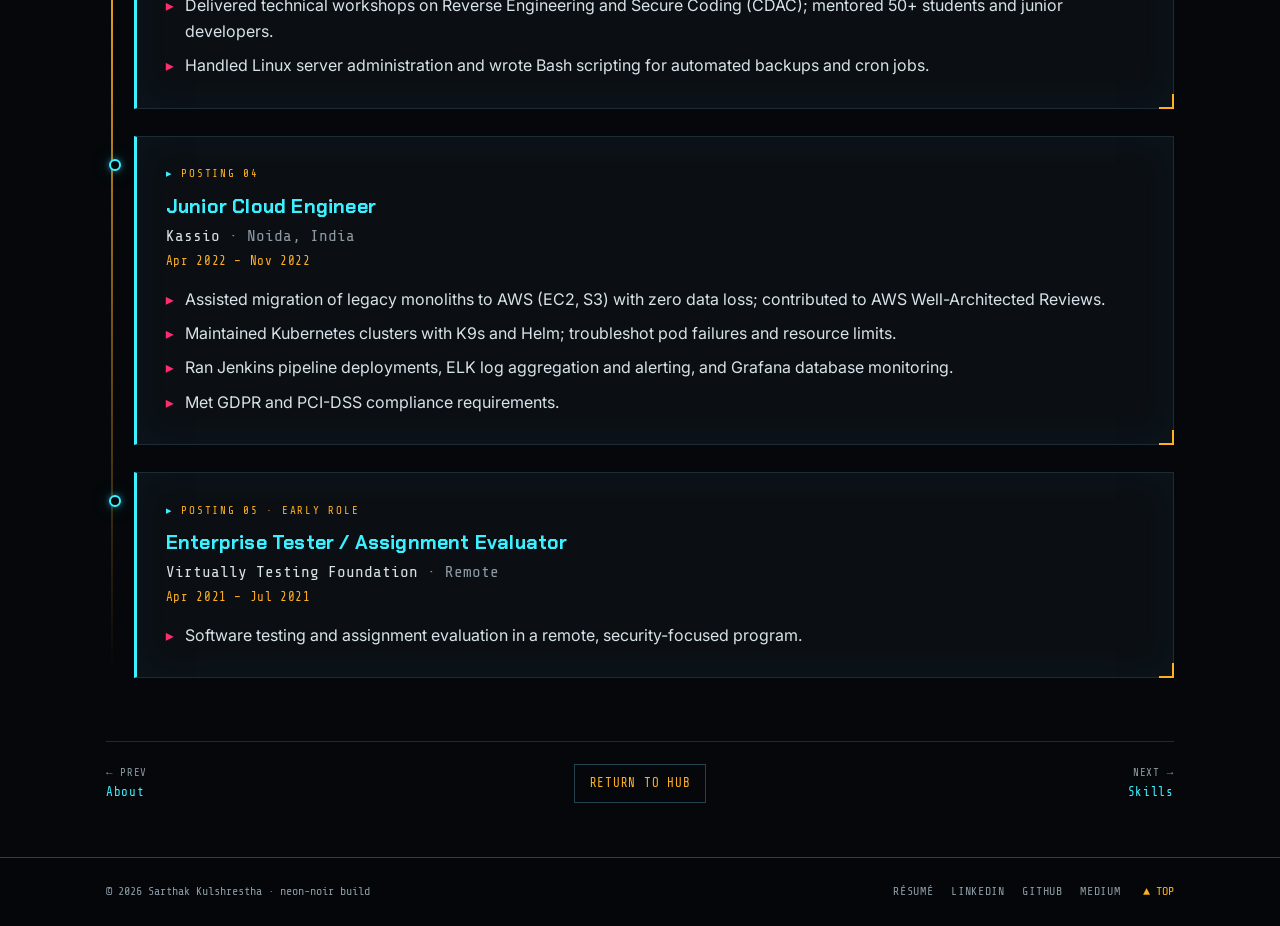
<file: experience.html>
<!DOCTYPE html>
<html lang="en" class="no-js">
<head>
  <meta charset="UTF-8" />
  <meta name="viewport" content="width=device-width, initial-scale=1" />
  <meta name="color-scheme" content="dark" />
  <meta name="theme-color" content="#05070a" />

  <title>Experience — Sarthak Kulshrestha</title>
  <meta name="description" content="Sarthak Kulshrestha's experience — DevSecOps at CIPL, Cloud Engineer at Cyberyami, Junior Cloud Engineer at Kassio. Air-gapped Kubernetes, GitOps, gov infra." />
  <meta name="author" content="Sarthak Kulshrestha" />

  <link rel="canonical" href="https://sarthak044.github.io/my-portfolio/experience.html" />
  <meta property="og:type" content="website" />
  <meta property="og:site_name" content="Sarthak Kulshrestha" />
  <meta property="og:title" content="Experience — Sarthak Kulshrestha" />
  <meta property="og:description" content="4+ years. Air-gapped Kubernetes, GitOps, and gov-grade infrastructure (GovDrive/NIC, UPSC, Ministry of Labour &amp; Employment)." />
  <meta property="og:image" content="assets/img/og-image.png" />
  <meta property="og:image:width" content="1200" />
  <meta property="og:image:height" content="630" />
  <meta property="og:image:alt" content="Sarthak Kulshrestha — Senior DevSecOps Engineer" />
  <meta property="og:url" content="https://sarthak044.github.io/my-portfolio/experience.html" />
  <meta name="twitter:card" content="summary_large_image" />
  <meta name="twitter:title" content="Experience — Sarthak Kulshrestha" />
  <meta name="twitter:description" content="4+ years. Air-gapped Kubernetes, GitOps, and gov-grade infrastructure." />
  <meta name="twitter:image" content="assets/img/og-image.png" />
  <meta name="twitter:image:alt" content="Sarthak Kulshrestha — Senior DevSecOps Engineer" />

  <link rel="icon" href="assets/img/favicon.svg" type="image/svg+xml" />
  <link rel="apple-touch-icon" href="assets/img/favicon.svg" />

  <link rel="preconnect" href="https://fonts.googleapis.com" />
  <link rel="preconnect" href="https://fonts.gstatic.com" crossorigin />
  <link href="https://fonts.googleapis.com/css2?family=Chakra+Petch:wght@500;600;700&family=Inter:wght@400;500;600&family=Share+Tech+Mono&display=swap" rel="stylesheet" />

  <script>document.documentElement.classList.replace('no-js', 'js');</script>
  <link rel="stylesheet" href="assets/css/style.css" />
</head>
<body>
  <a class="skip-link" href="#main">Skip to content</a>

  <div class="ambient ambient--dim" aria-hidden="true">
    <div class="ambient-grid"></div>
    <div class="ambient-signal"></div>
    <div class="ambient-rain"></div>
    <div class="ambient-scan"></div>
    <div class="ambient-vignette"></div>
  </div>
  <div class="wipe" aria-hidden="true"></div>

  <header class="hud" id="top">
    <div class="hud-inner">
      <a class="sigil" href="index.html" aria-label="Sarthak Kulshrestha — hub">
        <svg class="sigil-mark" viewBox="0 0 32 32" aria-hidden="true" focusable="false">
          <path d="M4 7 L16 2 L28 7 L28 21 L16 30 L4 21 Z" fill="none" stroke="currentColor" stroke-width="1.4"/>
          <path d="M12 11 H21 M12 11 V16 H20 M12 21 H21 M20 16 V21" fill="none" stroke="currentColor" stroke-width="2.4"/>
        </svg>
        <span class="sigil-text">SK<b>//</b>SYS</span>
      </a>
      <button class="nav-toggle" type="button" aria-expanded="false" aria-controls="hud-nav" aria-label="Open menu">
        <span></span><span></span><span></span>
      </button>
      <nav id="hud-nav" class="hud-nav" aria-label="Primary">
        <ul>
          <li><a href="about.html">About</a></li>
          <li><a href="experience.html" aria-current="page">Experience</a></li>
          <li><a href="skills.html">Skills</a></li>
          <li><a href="certifications.html">Certs</a></li>
          <li><a href="education.html">Education</a></li>
          <li><a href="contact.html">Contact</a></li>
        </ul>
      </nav>
      <p class="hud-readout" aria-hidden="true"><span class="hud-dot"></span> LINK OK <span class="hud-clock" data-clock>--:--</span></p>
    </div>
  </header>

  <main id="main">
    <header class="page-head wrap">
      <p class="ph-num" aria-hidden="true">02</p>
      <h1 data-decode>Experience</h1>
      <p class="ph-sub">5 postings &mdash; most recent first</p>
    </header>

    <div class="wrap">
      <ol class="timeline">
        <li class="tl-item panel">
          <p class="panel__tag">posting 01 &middot; active</p>
          <h2 class="tl-role">Senior DevSecOps Engineer</h2>
          <p class="tl-org">CIPL &mdash; Corporate Infotech Pvt Ltd <span class="loc">&middot; Noida, India</span></p>
          <p class="tl-dates"><time datetime="2025-09">Sep 2025</time> &ndash; Present</p>
          <ul class="tl-points">
            <li>Architected and secured high-availability Kubernetes (HA control plane) on bare-metal / VM infrastructure in strict air-gapped environments.</li>
            <li>Designed end-to-end GitOps workflows with ArgoCD and Kustomize &mdash; automated, auditable, version-controlled production deployments.</li>
            <li>Enforced container hardening and CIS-benchmark compliance: non-root execution, read-only filesystems, minimized attack surface.</li>
            <li>Modernized cluster networking with the Kubernetes Gateway API, Traefik, and Kong Gateway OSS, replacing legacy routing with secure, high-performance traffic control.</li>
            <li>Ran full-stack observability (Prometheus, Grafana, Loki, Tempo) and optimized persistent storage (NFS / CSI) for data-intensive services &mdash; Kafka, Redis, Doris.</li>
            <li>Secured the software supply chain: private internal registries (Nexus, JFrog), multi-stage Docker builds, Trivy image scanning.</li>
            <li>Tuned CPU / memory requests and limits for multi-node production clusters and automated operational tasks in Go and Bash for resource optimization and cluster reliability.</li>
          </ul>
        </li>

        <li class="tl-item panel">
          <p class="panel__tag">posting 02</p>
          <h2 class="tl-role">DevSecOps Engineer</h2>
          <p class="tl-org">CIPL &mdash; Corporate Infotech Pvt Ltd <span class="loc">&middot; Noida, India</span></p>
          <p class="tl-dates"><time datetime="2024-07">Jul 2024</time> &ndash; <time datetime="2025-09">Sep 2025</time></p>
          <ul class="tl-points">
            <li>Stood up Kubernetes from scratch on on-prem servers with kubeadm, k3s, and MicroK8s (flannel / weave / Calico CNIs) and RedHat OpenShift.</li>
            <li>Built Jenkins pipelines with Groovy scripts and multi-stage image builds; ran a local Docker registry with SSL alongside GitLab, JFrog, MinIO, and the ELK stack.</li>
            <li>Cut deployment time 50% by refactoring legacy pipelines into declarative Jenkinsfiles and Azure DevOps pipelines.</li>
            <li>Managed 30+ production servers at 99.9% uptime via automated patching and monitoring.</li>
            <li>Delivered for GovDrive (NIC), UPSC, and the Ministry of Labour &amp; Employment, plus internal projects &mdash; applying security principles throughout the DevOps process.</li>
          </ul>
        </li>

        <li class="tl-item panel">
          <p class="panel__tag">posting 03</p>
          <h2 class="tl-role">Cloud Engineer</h2>
          <p class="tl-org">Cyberyami (via DreamBig IT Solutions) <span class="loc">&middot; Noida, India</span></p>
          <p class="tl-dates"><time datetime="2022-12">Dec 2022</time> &ndash; <time datetime="2023-11">Nov 2023</time></p>
          <ul class="tl-points">
            <li>Led deployment of the CyberYami EdTech platform; tuned server configuration for high concurrent user load.</li>
            <li>Delivered technical workshops on Reverse Engineering and Secure Coding (CDAC); mentored 50+ students and junior developers.</li>
            <li>Handled Linux server administration and wrote Bash scripting for automated backups and cron jobs.</li>
          </ul>
        </li>

        <li class="tl-item panel">
          <p class="panel__tag">posting 04</p>
          <h2 class="tl-role">Junior Cloud Engineer</h2>
          <p class="tl-org">Kassio <span class="loc">&middot; Noida, India</span></p>
          <p class="tl-dates"><time datetime="2022-04">Apr 2022</time> &ndash; <time datetime="2022-11">Nov 2022</time></p>
          <ul class="tl-points">
            <li>Assisted migration of legacy monoliths to AWS (EC2, S3) with zero data loss; contributed to AWS Well-Architected Reviews.</li>
            <li>Maintained Kubernetes clusters with K9s and Helm; troubleshot pod failures and resource limits.</li>
            <li>Ran Jenkins pipeline deployments, ELK log aggregation and alerting, and Grafana database monitoring.</li>
            <li>Met GDPR and PCI-DSS compliance requirements.</li>
          </ul>
        </li>

        <li class="tl-item tl-item--compact panel">
          <p class="panel__tag">posting 05 &middot; early role</p>
          <h2 class="tl-role">Enterprise Tester / Assignment Evaluator</h2>
          <p class="tl-org">Virtually Testing Foundation <span class="loc">&middot; Remote</span></p>
          <p class="tl-dates"><time datetime="2021-04">Apr 2021</time> &ndash; <time datetime="2021-07">Jul 2021</time></p>
          <p class="tl-note">Software testing and assignment evaluation in a remote, security-focused program.</p>
        </li>
      </ol>

      <nav class="pager" aria-label="Section navigation">
        <a class="pager-prev" href="about.html"><span>&larr; PREV</span><b>About</b></a>
        <a class="pager-hub" href="index.html">Return to hub</a>
        <a class="pager-next" href="skills.html"><span>NEXT &rarr;</span><b>Skills</b></a>
      </nav>
    </div>
  </main>

  <footer class="dock">
    <div class="dock-inner">
      <p class="dock-copy">&copy; <span data-year>2026</span> Sarthak Kulshrestha &middot; neon-noir build</p>
      <nav class="dock-links" aria-label="Profiles and résumé">
        <a href="assets/sarthak-kulshrestha-resume.pdf" download>Résumé</a>
        <a href="https://www.linkedin.com/in/sarthak-kul/" target="_blank" rel="noopener noreferrer">LinkedIn</a>
        <a href="https://github.com/Sarthak044" target="_blank" rel="noopener noreferrer">GitHub</a>
        <a href="https://medium.com/@shinobishuuz" target="_blank" rel="noopener noreferrer">Medium</a>
      </nav>
      <a class="dock-top" href="#top">&#9650; TOP</a>
    </div>
  </footer>

  <script src="assets/js/main.js" defer></script>
</body>
</html>
</file>
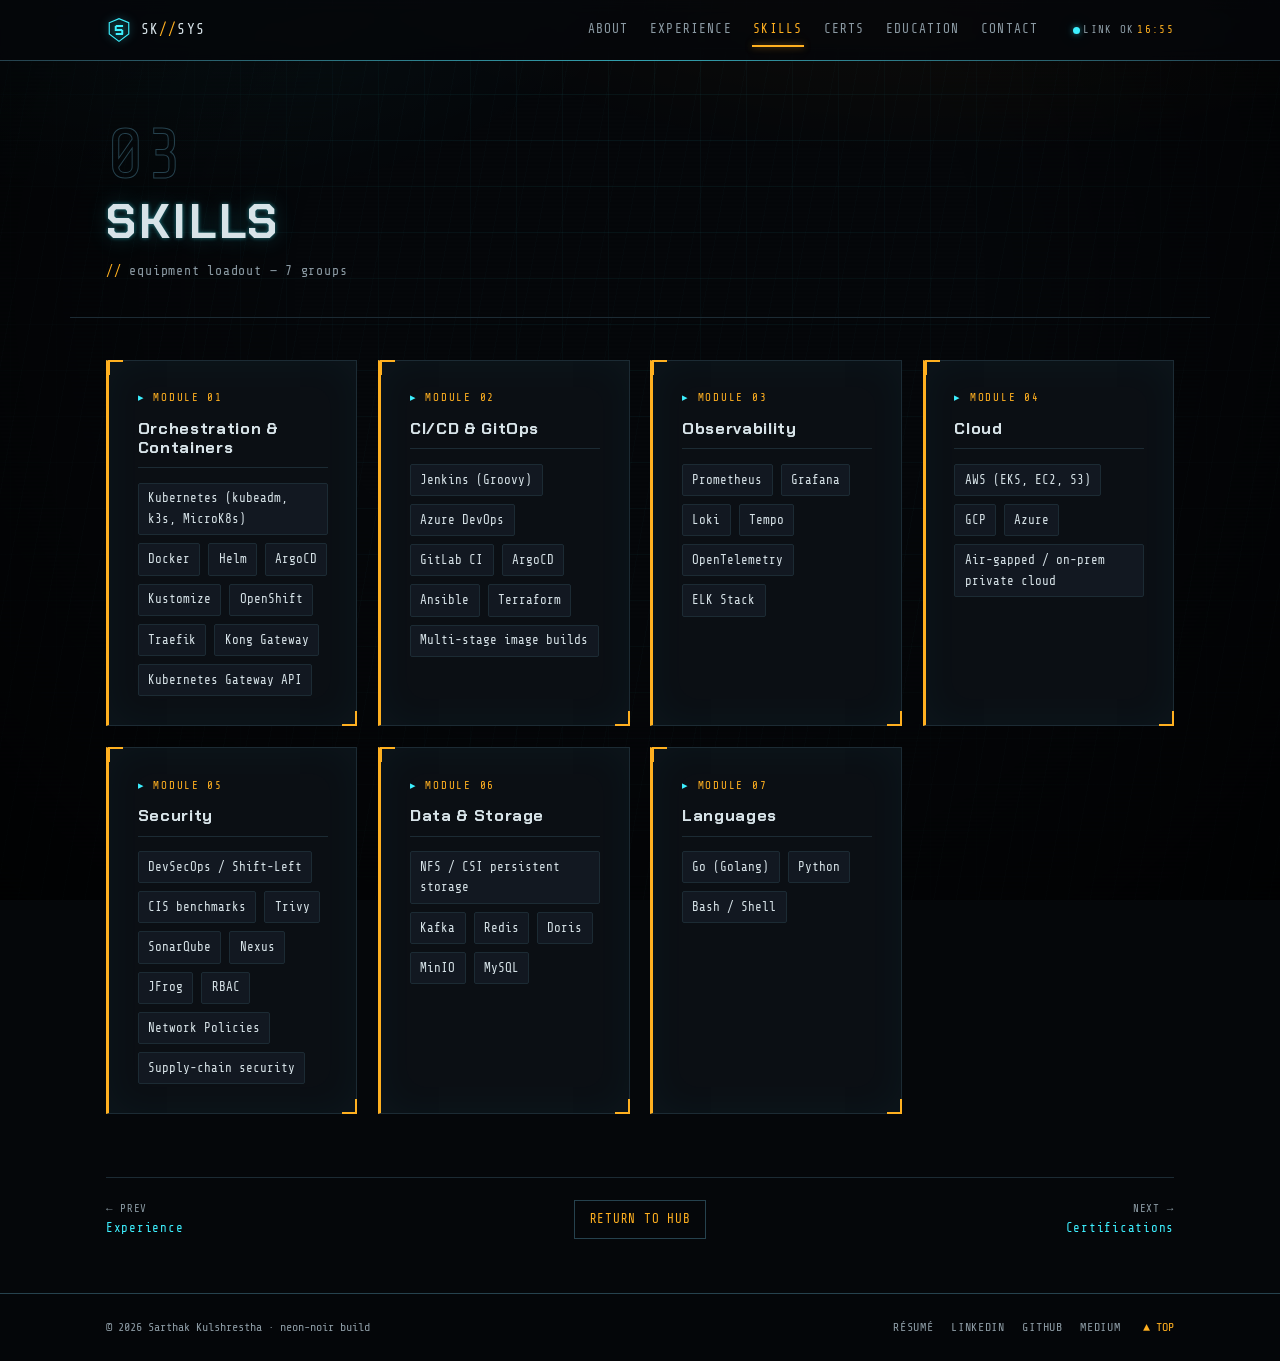
<file: skills.html>
<!DOCTYPE html>
<html lang="en" class="no-js">
<head>
  <meta charset="UTF-8" />
  <meta name="viewport" content="width=device-width, initial-scale=1" />
  <meta name="color-scheme" content="dark" />
  <meta name="theme-color" content="#05070a" />

  <title>Skills — Sarthak Kulshrestha</title>
  <meta name="description" content="Sarthak Kulshrestha's technical loadout: orchestration &amp; containers, CI/CD &amp; GitOps, observability, cloud, security, data &amp; storage, and languages." />
  <meta name="author" content="Sarthak Kulshrestha" />

  <link rel="canonical" href="https://sarthak044.github.io/my-portfolio/skills.html" />
  <meta property="og:type" content="website" />
  <meta property="og:site_name" content="Sarthak Kulshrestha" />
  <meta property="og:title" content="Skills — Sarthak Kulshrestha" />
  <meta property="og:description" content="The loadout: orchestration, CI/CD &amp; GitOps, observability, cloud, security, data, languages." />
  <meta property="og:image" content="assets/img/og-image.png" />
  <meta property="og:image:width" content="1200" />
  <meta property="og:image:height" content="630" />
  <meta property="og:image:alt" content="Sarthak Kulshrestha — Senior DevSecOps Engineer" />
  <meta property="og:url" content="https://sarthak044.github.io/my-portfolio/skills.html" />
  <meta name="twitter:card" content="summary_large_image" />
  <meta name="twitter:title" content="Skills — Sarthak Kulshrestha" />
  <meta name="twitter:description" content="The loadout: orchestration, CI/CD &amp; GitOps, observability, cloud, security, data, languages." />
  <meta name="twitter:image" content="assets/img/og-image.png" />
  <meta name="twitter:image:alt" content="Sarthak Kulshrestha — Senior DevSecOps Engineer" />

  <link rel="icon" href="assets/img/favicon.svg" type="image/svg+xml" />
  <link rel="apple-touch-icon" href="assets/img/favicon.svg" />

  <link rel="preconnect" href="https://fonts.googleapis.com" />
  <link rel="preconnect" href="https://fonts.gstatic.com" crossorigin />
  <link href="https://fonts.googleapis.com/css2?family=Chakra+Petch:wght@500;600;700&family=Inter:wght@400;500;600&family=Share+Tech+Mono&display=swap" rel="stylesheet" />

  <script>document.documentElement.classList.replace('no-js', 'js');</script>
  <link rel="stylesheet" href="assets/css/style.css" />
</head>
<body>
  <a class="skip-link" href="#main">Skip to content</a>

  <div class="ambient ambient--dim" aria-hidden="true">
    <div class="ambient-grid"></div>
    <div class="ambient-signal"></div>
    <div class="ambient-rain"></div>
    <div class="ambient-scan"></div>
    <div class="ambient-vignette"></div>
  </div>
  <div class="wipe" aria-hidden="true"></div>

  <header class="hud" id="top">
    <div class="hud-inner">
      <a class="sigil" href="index.html" aria-label="Sarthak Kulshrestha — hub">
        <svg class="sigil-mark" viewBox="0 0 32 32" aria-hidden="true" focusable="false">
          <path d="M4 7 L16 2 L28 7 L28 21 L16 30 L4 21 Z" fill="none" stroke="currentColor" stroke-width="1.4"/>
          <path d="M12 11 H21 M12 11 V16 H20 M12 21 H21 M20 16 V21" fill="none" stroke="currentColor" stroke-width="2.4"/>
        </svg>
        <span class="sigil-text">SK<b>//</b>SYS</span>
      </a>
      <button class="nav-toggle" type="button" aria-expanded="false" aria-controls="hud-nav" aria-label="Open menu">
        <span></span><span></span><span></span>
      </button>
      <nav id="hud-nav" class="hud-nav" aria-label="Primary">
        <ul>
          <li><a href="about.html">About</a></li>
          <li><a href="experience.html">Experience</a></li>
          <li><a href="skills.html" aria-current="page">Skills</a></li>
          <li><a href="certifications.html">Certs</a></li>
          <li><a href="education.html">Education</a></li>
          <li><a href="contact.html">Contact</a></li>
        </ul>
      </nav>
      <p class="hud-readout" aria-hidden="true"><span class="hud-dot"></span> LINK OK <span class="hud-clock" data-clock>--:--</span></p>
    </div>
  </header>

  <main id="main">
    <header class="page-head wrap">
      <p class="ph-num" aria-hidden="true">03</p>
      <h1 data-decode>Skills</h1>
      <p class="ph-sub">equipment loadout &mdash; 7 groups</p>
    </header>

    <div class="wrap">
      <div class="loadout">
        <section class="panel">
          <p class="panel__tag">module 01</p>
          <h2>Orchestration &amp; Containers</h2>
          <ul class="chips">
            <li>Kubernetes (kubeadm, k3s, MicroK8s)</li><li>Docker</li><li>Helm</li><li>ArgoCD</li><li>Kustomize</li><li>OpenShift</li><li>Traefik</li><li>Kong Gateway</li><li>Kubernetes Gateway API</li>
          </ul>
        </section>
        <section class="panel">
          <p class="panel__tag">module 02</p>
          <h2>CI/CD &amp; GitOps</h2>
          <ul class="chips">
            <li>Jenkins (Groovy)</li><li>Azure DevOps</li><li>GitLab CI</li><li>ArgoCD</li><li>Ansible</li><li>Terraform</li><li>Multi-stage image builds</li>
          </ul>
        </section>
        <section class="panel">
          <p class="panel__tag">module 03</p>
          <h2>Observability</h2>
          <ul class="chips">
            <li>Prometheus</li><li>Grafana</li><li>Loki</li><li>Tempo</li><li>OpenTelemetry</li><li>ELK Stack</li>
          </ul>
        </section>
        <section class="panel">
          <p class="panel__tag">module 04</p>
          <h2>Cloud</h2>
          <ul class="chips">
            <li>AWS (EKS, EC2, S3)</li><li>GCP</li><li>Azure</li><li>Air-gapped / on-prem private cloud</li>
          </ul>
        </section>
        <section class="panel">
          <p class="panel__tag">module 05</p>
          <h2>Security</h2>
          <ul class="chips">
            <li>DevSecOps / Shift-Left</li><li>CIS benchmarks</li><li>Trivy</li><li>SonarQube</li><li>Nexus</li><li>JFrog</li><li>RBAC</li><li>Network Policies</li><li>Supply-chain security</li>
          </ul>
        </section>
        <section class="panel">
          <p class="panel__tag">module 06</p>
          <h2>Data &amp; Storage</h2>
          <ul class="chips">
            <li>NFS / CSI persistent storage</li><li>Kafka</li><li>Redis</li><li>Doris</li><li>MinIO</li><li>MySQL</li>
          </ul>
        </section>
        <section class="panel">
          <p class="panel__tag">module 07</p>
          <h2>Languages</h2>
          <ul class="chips">
            <li>Go (Golang)</li><li>Python</li><li>Bash / Shell</li>
          </ul>
        </section>
      </div>

      <nav class="pager" aria-label="Section navigation">
        <a class="pager-prev" href="experience.html"><span>&larr; PREV</span><b>Experience</b></a>
        <a class="pager-hub" href="index.html">Return to hub</a>
        <a class="pager-next" href="certifications.html"><span>NEXT &rarr;</span><b>Certifications</b></a>
      </nav>
    </div>
  </main>

  <footer class="dock">
    <div class="dock-inner">
      <p class="dock-copy">&copy; <span data-year>2026</span> Sarthak Kulshrestha &middot; neon-noir build</p>
      <nav class="dock-links" aria-label="Profiles and résumé">
        <a href="assets/sarthak-kulshrestha-resume.pdf" download>Résumé</a>
        <a href="https://www.linkedin.com/in/sarthak-kul/" target="_blank" rel="noopener noreferrer">LinkedIn</a>
        <a href="https://github.com/Sarthak044" target="_blank" rel="noopener noreferrer">GitHub</a>
        <a href="https://medium.com/@shinobishuuz" target="_blank" rel="noopener noreferrer">Medium</a>
      </nav>
      <a class="dock-top" href="#top">&#9650; TOP</a>
    </div>
  </footer>

  <script src="assets/js/main.js" defer></script>
</body>
</html>
</file>
<file: assets/css/style.css>
/* =========================================================================
   Sarthak Kulshrestha — Portfolio  ·  REV 3
   HUD + neon-noir. Shared stylesheet for all pages. Static, no build step.
   ========================================================================= */

:root {
  --bg:         #05070a;
  --panel:      #0b0f14;
  --raised:     #121821;
  --border:     #1c2b34;
  --border-2:   #26424e;

  --cyan:       #3df0ff;
  --amber:      #ffb020;
  --magenta:    #ff2d6f;
  --purple:     #b98bff;   /* clears AA as text on --bg */

  --text:       #d7e3e8;
  --dim:        #8b9aa3;

  --line:       rgba(61,240,255,.10);
  --glow-cyan:  0 0 6px rgba(61,240,255,.5), 0 0 20px rgba(61,240,255,.22);
  --glow-amber: 0 0 6px rgba(255,176,32,.5), 0 0 20px rgba(255,176,32,.2);

  --font-display: 'Chakra Petch', 'Segoe UI', system-ui, sans-serif;
  --font-mono:    'Share Tech Mono', ui-monospace, 'Courier New', monospace;
  --font-body:    'Inter', 'Segoe UI', system-ui, -apple-system, sans-serif;

  --wrap: 1140px;
  --hud-h: 60px;
}

/* ---------- reset ---------- */
*, *::before, *::after { box-sizing: border-box; }
html { -webkit-text-size-adjust: 100%; scroll-behavior: smooth; }
body {
  margin: 0;
  background: var(--bg);
  color: var(--text);
  font-family: var(--font-body);
  font-size: 1rem;
  line-height: 1.65;
  overflow-x: hidden;
  overflow-x: clip;
}
img, svg { max-width: 100%; height: auto; display: block; }
a { color: var(--cyan); text-decoration: none; }
a:hover { text-decoration: underline; }
h1, h2, h3, h4 { font-family: var(--font-display); line-height: 1.15; margin: 0; letter-spacing: .01em; }
p { margin: 0 0 1rem; }
ul, ol { margin: 0; padding: 0; list-style: none; }
:focus-visible { outline: 2px solid var(--amber); outline-offset: 3px; border-radius: 2px; }

.wrap { width: 100%; max-width: var(--wrap); margin: 0 auto; padding: 0 clamp(1rem, 4vw, 2.25rem); }

/* ---------- skip link ---------- */
.skip-link {
  position: fixed;
  left: 12px; top: -60px;
  z-index: 10000;
  background: var(--amber);
  color: #100a00;
  font-family: var(--font-mono);
  padding: .55rem 1rem;
  border-radius: 3px;
  transition: top .15s ease;
}
.skip-link:focus { top: 12px; text-decoration: none; }

/* =========================================================================
   Ambient background
   ========================================================================= */
.ambient { position: fixed; inset: 0; z-index: 0; pointer-events: none; overflow: hidden; }
.ambient > * { position: absolute; inset: -10%; }

.ambient-grid {
  background-image:
    linear-gradient(rgba(61,240,255,.11) 1px, transparent 1px),
    linear-gradient(90deg, rgba(61,240,255,.07) 1px, transparent 1px);
  background-size: 46px 46px;
  mask-image: radial-gradient(ellipse at 50% 12%, #000 8%, rgba(0,0,0,.32) 55%, transparent 85%);
  animation: drift 26s linear infinite;
}
@keyframes drift {
  from { transform: translate3d(0,0,0); }
  to   { transform: translate3d(0,46px,0); }
}
.ambient-signal {
  background:
    radial-gradient(60% 45% at 68% -8%, rgba(255,176,32,.16), transparent 70%),
    radial-gradient(45% 40% at 20% 0%, rgba(61,240,255,.12), transparent 70%);
  animation: pulse 9s ease-in-out infinite;
}
@keyframes pulse { 0%,100% { opacity: .7; } 50% { opacity: 1; } }
.ambient-rain {
  background-image: repeating-linear-gradient(
    100deg, transparent 0 7px,
    rgba(61,240,255,.05) 7px 8px, transparent 8px 22px
  );
  animation: rain 1.4s linear infinite;
  opacity: .5;
}
@keyframes rain { from { background-position: 0 0; } to { background-position: 120px 260px; } }
.ambient-scan {
  background: repeating-linear-gradient(to bottom, rgba(0,0,0,0) 0 2px, rgba(0,0,0,.22) 3px, rgba(0,0,0,0) 4px);
  mix-blend-mode: multiply;
  opacity: .55;
  inset: 0;
}
.ambient-vignette {
  background: radial-gradient(ellipse at 50% 32%, transparent 38%, rgba(0,0,0,.72) 100%);
  inset: 0;
}
.ambient--dim .ambient-grid  { opacity: .55; }
.ambient--dim .ambient-signal{ opacity: .5; }
.ambient--dim .ambient-rain  { opacity: .28; }

/* stacking: content above ambient */
.hud, main, .dock { position: relative; z-index: 2; }

/* =========================================================================
   Page-enter wipe
   ========================================================================= */
.wipe { display: none; }
.js .wipe {
  display: block;
  position: fixed; inset: 0;
  z-index: 9999;
  background: var(--bg);
  pointer-events: none;
  transform: translateY(0);
  /* self-clearing: runs from CSS alone so a failed/blocked main.js
     can never leave the page masked. JS only removes the node afterward. */
  animation: wipe-out .45s .04s cubic-bezier(.7,0,.3,1) forwards;
}
.js .wipe::after {
  content: "";
  position: absolute; left: 0; right: 0; bottom: 0;
  height: 2px; background: var(--cyan); box-shadow: var(--glow-cyan);
}
@keyframes wipe-out { to { transform: translateY(-100%); } }

/* =========================================================================
   HUD top bar
   ========================================================================= */
.hud {
  position: sticky; top: 0;
  z-index: 100;
  background: rgba(5,7,10,.82);
  backdrop-filter: blur(9px);
  border-bottom: 1px solid var(--border-2);
}
.hud::after {
  content: ""; position: absolute; left: 0; right: 0; bottom: -1px; height: 1px;
  background: linear-gradient(90deg, transparent, rgba(61,240,255,.55), transparent);
}
.hud-inner {
  max-width: var(--wrap);
  margin: 0 auto;
  padding: 0 clamp(1rem, 4vw, 2.25rem);
  min-height: var(--hud-h);
  display: flex;
  align-items: center;
  gap: 1rem;
}
.sigil { display: flex; align-items: center; gap: .55rem; color: var(--text); }
.sigil:hover { text-decoration: none; }
.sigil-mark {
  width: 26px; height: 26px;
  color: var(--cyan);
  filter: drop-shadow(0 0 4px rgba(61,240,255,.55));
}
.sigil-text { font-family: var(--font-mono); font-size: .9rem; letter-spacing: .08em; color: var(--text); }
.sigil-text b { color: var(--amber); font-weight: 400; }

.hud-nav { margin-left: auto; }
.hud-nav ul { display: flex; gap: 1.15rem; }
.hud-nav a {
  font-family: var(--font-mono);
  font-size: .8rem;
  letter-spacing: .09em;
  text-transform: uppercase;
  color: var(--dim);
  padding: .4rem .1rem;
  position: relative;
  display: block;
}
.hud-nav a:hover, .hud-nav a:focus-visible { color: var(--cyan); text-decoration: none; }
.hud-nav a[aria-current="page"] { color: var(--amber); }
.hud-nav a[aria-current="page"]::after {
  content: ""; position: absolute; left: 0; right: 0; bottom: 0; height: 2px;
  background: var(--amber); box-shadow: var(--glow-amber);
}

.hud-readout {
  margin: 0 0 0 1.1rem;
  font-family: var(--font-mono);
  font-size: .68rem;
  letter-spacing: .12em;
  color: var(--dim);
  white-space: nowrap;
  display: flex; align-items: center; gap: .5ch;
}
.hud-dot {
  width: 7px; height: 7px; border-radius: 50%;
  background: var(--cyan); box-shadow: var(--glow-cyan);
  animation: blink 2.4s step-end infinite;
}
@keyframes blink { 50% { opacity: .3; } }
.hud-clock { color: var(--amber); font-variant-numeric: tabular-nums; }

/* hamburger */
.nav-toggle {
  display: none;
  margin-left: auto;
  width: 42px; height: 42px;
  background: transparent;
  border: 1px solid var(--border-2);
  border-radius: 3px;
  cursor: pointer;
  padding: 0;
  flex-direction: column;
  align-items: center;
  justify-content: center;
  gap: 4px;
}
.nav-toggle span {
  display: block; width: 19px; height: 2px;
  background: var(--cyan); box-shadow: var(--glow-cyan);
  transition: transform .2s ease, opacity .2s ease;
}
.nav-toggle[aria-expanded="true"] span:nth-child(1) { transform: translateY(6px) rotate(45deg); }
.nav-toggle[aria-expanded="true"] span:nth-child(2) { opacity: 0; }
.nav-toggle[aria-expanded="true"] span:nth-child(3) { transform: translateY(-6px) rotate(-45deg); }

/* =========================================================================
   Buttons
   ========================================================================= */
.btn {
  display: inline-flex; align-items: center; gap: .5ch;
  font-family: var(--font-mono);
  font-size: .82rem;
  letter-spacing: .08em;
  text-transform: uppercase;
  padding: .78rem 1.3rem;
  border: 1px solid var(--cyan);
  border-radius: 2px;
  color: var(--cyan);
  background: transparent;
  cursor: pointer;
  transition: transform .12s ease, box-shadow .18s ease, background .18s ease, color .18s ease;
}
.btn:hover { text-decoration: none; transform: translateY(-2px); box-shadow: var(--glow-cyan); background: rgba(61,240,255,.08); }
.btn--primary { background: var(--cyan); color: #001417; box-shadow: var(--glow-cyan); }
.btn--primary:hover { background: #7ff6ff; color: #001417; }
.btn--amber { border-color: var(--amber); color: var(--amber); }
.btn--amber:hover { box-shadow: var(--glow-amber); background: rgba(255,176,32,.08); }

/* =========================================================================
   Shared: panels / HUD dossier cards
   ========================================================================= */
.panel {
  position: relative;
  background: var(--panel);
  border: 1px solid var(--border);
  border-left: 3px solid var(--cyan);
  padding: clamp(1.15rem, 3vw, 1.8rem);
  box-shadow: inset 0 0 40px rgba(61,240,255,.04);
}
.panel::before, .panel::after {
  content: ""; position: absolute; width: 15px; height: 15px; pointer-events: none;
}
.panel::before { top: -1px; left: -1px; border-top: 2px solid var(--cyan); border-left: 2px solid var(--cyan); }
.panel::after  { bottom: -1px; right: -1px; border-bottom: 2px solid var(--amber); border-right: 2px solid var(--amber); }
.panel__tag {
  font-family: var(--font-mono);
  font-size: .68rem;
  letter-spacing: .16em;
  text-transform: uppercase;
  color: var(--amber);
  margin: 0 0 .8rem;
}
.panel__tag::before { content: "▸ "; color: var(--cyan); }

/* =========================================================================
   Hub: hero
   ========================================================================= */
main { min-height: calc(100vh - var(--hud-h)); }

.hero {
  padding-top: clamp(2rem, 6vh, 3.4rem);
  padding-bottom: clamp(1.4rem, 4vh, 2.2rem);
}
.hero-kicker {
  font-family: var(--font-mono);
  font-size: .78rem;
  letter-spacing: .22em;
  text-transform: uppercase;
  color: var(--purple);
  margin: 0 0 1rem;
}
.hero-kicker .tick { color: var(--cyan); }
.hero h1 {
  font-size: clamp(2.05rem, 6.4vw, 4.4rem);
  font-weight: 700;
  letter-spacing: .02em;
  text-shadow: 0 0 4px rgba(61,240,255,.6), 0 0 26px rgba(61,240,255,.3);
  margin: 0 0 .5rem;
}
.hero-headline {
  font-family: var(--font-mono);
  font-size: clamp(.86rem, 2.1vw, 1.05rem);
  letter-spacing: .06em;
  text-transform: uppercase;
  color: var(--text);
  margin: 0 0 1.1rem;
}
.hero-role {
  font-family: var(--font-mono);
  font-size: clamp(1rem, 2.4vw, 1.35rem);
  color: var(--cyan);
  margin: 0 0 1.1rem;
  min-height: 2.8em;
}
.hero-role .label { color: var(--dim); margin-right: .6ch; }
.hero-role .type-line { border-right: .1em solid var(--amber); padding-right: 2px; }
.hero-role .type-line.done { border-right-color: transparent; }
.hero-value { max-width: 54ch; color: var(--text); font-size: 1.08rem; margin: 0; }

/* =========================================================================
   Hub: section portals
   ========================================================================= */
.portals {
  padding-bottom: clamp(2.4rem, 7vh, 3.6rem);
  display: grid;
  grid-template-columns: repeat(3, 1fr);
  gap: clamp(.9rem, 2.2vw, 1.4rem);
}
.portal {
  position: relative;
  display: flex;
  flex-direction: column;
  gap: .6rem;
  padding: 1.35rem 1.35rem 1.15rem;
  background: linear-gradient(160deg, var(--raised), var(--panel));
  border: 1px solid var(--border);
  color: var(--text);
  overflow: hidden;
  transition: transform .16s ease, border-color .16s ease, box-shadow .16s ease;
  min-height: 130px;
}
.portal::before {
  content: ""; position: absolute; top: -1px; left: -1px;
  width: 16px; height: 16px;
  border-top: 2px solid var(--cyan); border-left: 2px solid var(--cyan);
  z-index: 1;
}
.portal .portal-cta::after {
  content: ""; position: absolute; right: -1px; bottom: -1px;
  width: 16px; height: 16px;
  border-bottom: 2px solid var(--amber); border-right: 2px solid var(--amber);
}
.portal::after {
  content: ""; position: absolute; inset: 0;
  background: linear-gradient(transparent 0 46%, rgba(61,240,255,.14) 50%, transparent 54% 100%);
  transform: translateY(-100%);
  transition: transform .45s ease;
  pointer-events: none;
}
.portal:hover, .portal:focus-visible {
  text-decoration: none;
  transform: translateY(-4px);
  border-color: var(--cyan);
  box-shadow: var(--glow-cyan);
}
.portal:hover::after, .portal:focus-visible::after { transform: translateY(100%); }
.portal-id {
  font-family: var(--font-mono);
  font-size: .74rem;
  letter-spacing: .12em;
  color: var(--amber);
}
.portal-id b { color: var(--dim); font-weight: 400; }
.portal-glyph { width: 30px; height: 30px; color: var(--cyan); }
.portal-teaser { color: var(--text); font-size: .98rem; line-height: 1.45; flex: 1; }
.portal-cta {
  font-family: var(--font-mono);
  font-size: .72rem;
  letter-spacing: .14em;
  color: var(--dim);
  transition: color .16s ease;
}
.portal:hover .portal-cta, .portal:focus-visible .portal-cta { color: var(--cyan); }

/* glitch on hover (decorative) */
.portal:hover .portal-id { animation: glitch-shift .3s steps(2) 2; }
@keyframes glitch-shift {
  0% { transform: translate(0); } 25% { transform: translate(-2px,1px); }
  50% { transform: translate(2px,-1px); } 100% { transform: translate(0); }
}

/* =========================================================================
   Sub-page: header
   ========================================================================= */
.page-head {
  padding-top: clamp(2.2rem, 7vh, 3.6rem);
  padding-bottom: clamp(1.4rem, 4vh, 2.2rem);
  border-bottom: 1px solid var(--border);
  margin-bottom: clamp(1.8rem, 5vh, 2.6rem);
}
.page-head .ph-num {
  font-family: var(--font-mono);
  font-size: clamp(2.4rem, 9vw, 4.5rem);
  line-height: 1;
  color: transparent;
  -webkit-text-stroke: 1px var(--border-2);
  margin: 0 0 .2rem;
}
.page-head h1 {
  font-size: clamp(1.9rem, 6vw, 3rem);
  letter-spacing: .06em;
  text-transform: uppercase;
  text-shadow: 0 0 4px rgba(61,240,255,.45), 0 0 22px rgba(61,240,255,.22);
}
.page-head .ph-sub {
  font-family: var(--font-mono);
  font-size: .82rem;
  letter-spacing: .06em;
  color: var(--dim);
  margin: .7rem 0 0;
}
.page-head .ph-sub::before { content: "// "; color: var(--amber); }

/* =========================================================================
   About
   ========================================================================= */
.about-layout { display: grid; grid-template-columns: 1.7fr 1fr; gap: clamp(1rem, 3vw, 2rem); align-items: start; }
.about-prose p:not(.panel__tag) { font-size: 1.06rem; color: var(--text); }
.about-prose p:not(.panel__tag) + p { margin-top: 1rem; }
.facts dl { display: grid; gap: 1rem; margin: 0; }
.facts dt {
  font-family: var(--font-mono);
  font-size: .68rem;
  letter-spacing: .14em;
  text-transform: uppercase;
  color: var(--purple);
  margin-bottom: .15rem;
}
.facts dd { margin: 0; color: var(--text); font-weight: 600; font-family: var(--font-display); }

/* =========================================================================
   Experience timeline
   ========================================================================= */
.timeline { position: relative; padding-left: 1.75rem; }
.timeline::before {
  content: ""; position: absolute; left: 5px; top: 4px; bottom: 4px; width: 2px;
  background: linear-gradient(var(--cyan), var(--amber) 60%, transparent);
}
.tl-item { position: relative; }
.tl-item + .tl-item { margin-top: clamp(1.1rem, 3vh, 1.7rem); }
.tl-item::before {
  content: ""; position: absolute; left: -1.75rem; top: 1.4rem;
  width: 12px; height: 12px; border-radius: 50%;
  background: var(--bg); border: 2px solid var(--cyan); box-shadow: var(--glow-cyan);
}
.tl-role { font-size: 1.22rem; color: var(--cyan); }
.tl-org { font-family: var(--font-mono); color: var(--text); font-weight: 400; margin: .25rem 0 .1rem; }
.tl-org .loc { color: var(--dim); }
.tl-dates {
  font-family: var(--font-mono); font-size: .78rem; letter-spacing: .05em;
  color: var(--amber); margin: 0 0 .9rem;
}
.tl-points li { position: relative; padding-left: 1.2rem; color: var(--text); }
.tl-points li + li { margin-top: .5rem; }
.tl-points li::before { content: "▸"; position: absolute; left: 0; color: var(--magenta); }
.tl-item--compact .tl-note { color: var(--text); position: relative; padding-left: 1.2rem; margin: 0; }
.tl-item--compact .tl-note::before { content: "▸"; position: absolute; left: 0; color: var(--magenta); }

/* =========================================================================
   Skills loadout
   ========================================================================= */
.loadout { display: grid; grid-template-columns: repeat(auto-fit, minmax(250px, 1fr)); gap: clamp(.9rem, 2.2vw, 1.3rem); }
.loadout .panel { border-left-color: var(--amber); }
.loadout .panel::before { border-color: var(--amber); }
.loadout h2 {
  font-size: 1.02rem; letter-spacing: .04em; color: var(--text);
  padding-bottom: .6rem; margin-bottom: .9rem;
  border-bottom: 1px solid var(--border);
}
.chips { display: flex; flex-wrap: wrap; gap: .5rem; }
.chips li {
  font-family: var(--font-mono); font-size: .78rem;
  color: var(--text); background: var(--raised);
  border: 1px solid var(--border); border-radius: 2px;
  padding: .3rem .58rem;
}

/* =========================================================================
   Certifications clearance cards
   ========================================================================= */
.cert-cols { display: grid; grid-template-columns: 1fr 1fr; gap: clamp(1rem, 3vw, 2rem); align-items: start; }
.cert-col h2 {
  font-family: var(--font-mono); font-size: .82rem; letter-spacing: .12em;
  text-transform: uppercase; color: var(--purple); margin-bottom: 1rem;
}
.clearance { display: grid; gap: .7rem; }
.clearance li {
  position: relative;
  display: flex; flex-direction: column; gap: .15rem;
  background: var(--panel);
  border: 1px solid var(--border);
  border-left: 3px solid var(--amber);
  padding: .75rem .9rem .75rem 1rem;
}
.clearance li::after {
  content: "◦ CLR"; position: absolute; top: .6rem; right: .7rem;
  font-family: var(--font-mono); font-size: .58rem; letter-spacing: .1em; color: var(--dim);
}
.clearance .c-name { font-family: var(--font-display); font-weight: 600; color: var(--text); padding-right: 3rem; }
.clearance .c-issuer { font-family: var(--font-mono); font-size: .74rem; color: var(--dim); }

/* =========================================================================
   Education
   ========================================================================= */
.edu-grid { display: grid; grid-template-columns: 1fr 1fr; gap: clamp(1rem, 3vw, 1.6rem); }
.edu-grid .panel { border-left-color: var(--purple); }
.edu-grid .panel::before { border-color: var(--purple); }
.edu-school { font-size: 1.2rem; color: var(--cyan); }
.edu-degree { color: var(--text); font-weight: 600; font-family: var(--font-display); margin: .35rem 0 .2rem; }
.edu-meta { font-family: var(--font-mono); font-size: .8rem; color: var(--dim); margin: 0; }

/* =========================================================================
   Contact
   ========================================================================= */
.transmission {
  font-family: var(--font-mono); color: var(--cyan);
  font-size: .9rem; letter-spacing: .04em; margin: 0 0 1.4rem;
}
.transmission .blip { color: var(--amber); }
.channels { display: flex; flex-wrap: wrap; gap: .9rem; margin: 1.4rem 0 0; }
.contact-lead { max-width: 52ch; color: var(--text); font-size: 1.06rem; }

/* =========================================================================
   Prev / next pager
   ========================================================================= */
.pager {
  margin-top: clamp(2.4rem, 7vh, 4rem);
  padding-top: 1.4rem;
  border-top: 1px solid var(--border);
  display: grid;
  grid-template-columns: 1fr auto 1fr;
  gap: 1rem;
  align-items: center;
}
.pager a { font-family: var(--font-mono); font-size: .78rem; letter-spacing: .06em; }
.pager a:hover { text-decoration: none; }
.pager-prev { justify-self: start; }
.pager-next { justify-self: end; text-align: right; }
.pager-hub {
  justify-self: center;
  color: var(--amber);
  border: 1px solid var(--border-2);
  padding: .5rem .9rem;
  text-transform: uppercase;
}
.pager-hub:hover { box-shadow: var(--glow-amber); }
.pager-prev span, .pager-next span { display: block; color: var(--dim); font-size: .68rem; }
.pager-prev b, .pager-next b { color: var(--cyan); font-weight: 400; }

/* =========================================================================
   Footer dock
   ========================================================================= */
.dock {
  border-top: 1px solid var(--border-2);
  background: rgba(5,7,10,.85);
  padding: 1.5rem 0;
  margin-top: clamp(2rem, 6vh, 4rem);
}
.dock-inner {
  max-width: var(--wrap);
  margin: 0 auto;
  padding: 0 clamp(1rem, 4vw, 2.25rem);
  display: flex;
  flex-wrap: wrap;
  align-items: center;
  gap: .8rem 1.4rem;
}
.dock-copy { font-family: var(--font-mono); font-size: .74rem; color: var(--dim); margin: 0; }
.dock-links { display: flex; gap: 1.1rem; margin-left: auto; }
.dock-links a { font-family: var(--font-mono); font-size: .74rem; letter-spacing: .06em; text-transform: uppercase; color: var(--dim); }
.dock-links a:hover { color: var(--cyan); text-decoration: none; }
.dock-top { font-family: var(--font-mono); font-size: .74rem; color: var(--amber); }
.dock-top:hover { text-decoration: none; }

/* =========================================================================
   404
   ========================================================================= */
.lost { text-align: center; padding-top: clamp(3rem, 14vh, 8rem); padding-bottom: clamp(3rem, 14vh, 8rem); }
.lost h1 {
  font-size: clamp(2.4rem, 10vw, 5rem);
  letter-spacing: .1em;
  color: var(--magenta);
  text-shadow: 0 0 8px rgba(255,45,111,.5), 0 0 30px rgba(255,45,111,.25);
}
.lost .code { font-family: var(--font-mono); color: var(--amber); letter-spacing: .3em; margin: .4rem 0 1.4rem; }
.lost p { color: var(--text); max-width: 46ch; margin-inline: auto; }
.lost .btn { margin-top: 1.6rem; }

/* =========================================================================
   Scroll reveal (progressive enhancement)
   ========================================================================= */
.js .reveal { opacity: 0; transform: translateY(16px); transition: opacity .5s ease, transform .5s ease; }
.js .reveal.in { opacity: 1; transform: none; }

/* =========================================================================
   Responsive
   ========================================================================= */
@media (max-width: 980px) {
  .portals { grid-template-columns: repeat(2, 1fr); }
  .about-layout, .cert-cols, .edu-grid { grid-template-columns: 1fr; }
  .hud-readout { display: none; }
}

@media (max-width: 760px) {
  .js .nav-toggle { display: flex; }
  .js .hud-nav {
    position: absolute;
    top: 100%; left: 0; right: 0;
    background: var(--bg);
    border-bottom: 1px solid var(--cyan);
    box-shadow: 0 16px 30px rgba(0,0,0,.6);
    max-height: 0;
    overflow: hidden;
    visibility: hidden;
    margin: 0;
    transition: max-height .25s ease, visibility 0s linear .25s;
  }
  .js .hud-nav.open { max-height: 74vh; visibility: visible; transition: max-height .25s ease, visibility 0s; }
  .hud-nav ul { flex-direction: column; gap: 0; padding: .4rem 0; }
  .hud-nav li { width: 100%; }
  .hud-nav a { padding: .95rem clamp(1rem, 4vw, 2.25rem); border-bottom: 1px solid var(--border); }
  .hud-nav a[aria-current="page"]::after { left: clamp(1rem,4vw,2.25rem); right: auto; width: 22px; }

  .no-js .hud-inner { flex-wrap: wrap; }
  .no-js .hud-nav { margin: 0; width: 100%; }

  .portals { grid-template-columns: 1fr; }
  .pager { grid-template-columns: 1fr; text-align: left; }
  .pager-prev, .pager-next, .pager-hub { justify-self: stretch; text-align: left; }
  .pager-next { text-align: left; }
  .dock-links { margin-left: 0; }
}

@media (max-width: 520px) {
  .hero-role { min-height: 3.6em; }
}

/* =========================================================================
   Reduced motion — kill all non-essential animation
   ========================================================================= */
@media (prefers-reduced-motion: reduce) {
  html { scroll-behavior: auto; }
  *, *::before, *::after {
    animation-duration: .001ms !important;
    animation-iteration-count: 1 !important;
    transition-duration: .001ms !important;
    transition-delay: 0s !important;
  }
  .ambient-grid, .ambient-signal, .ambient-rain, .hud-dot { animation: none !important; }
  .js .wipe { display: none !important; }
  .portal::after { display: none; }
  .js .reveal { opacity: 1 !important; transform: none !important; }
  .hero-role .type-line { border-right-color: transparent; }
}

/* =========================================================================
   Print
   ========================================================================= */
@media print {
  .ambient, .wipe, .hud, .dock, .pager, .hero-role .type-line { display: none !important; }
  body { background: #fff; color: #000; }
  a { color: #000; }
  .panel { border: 1px solid #999; box-shadow: none; }
}
</file>
